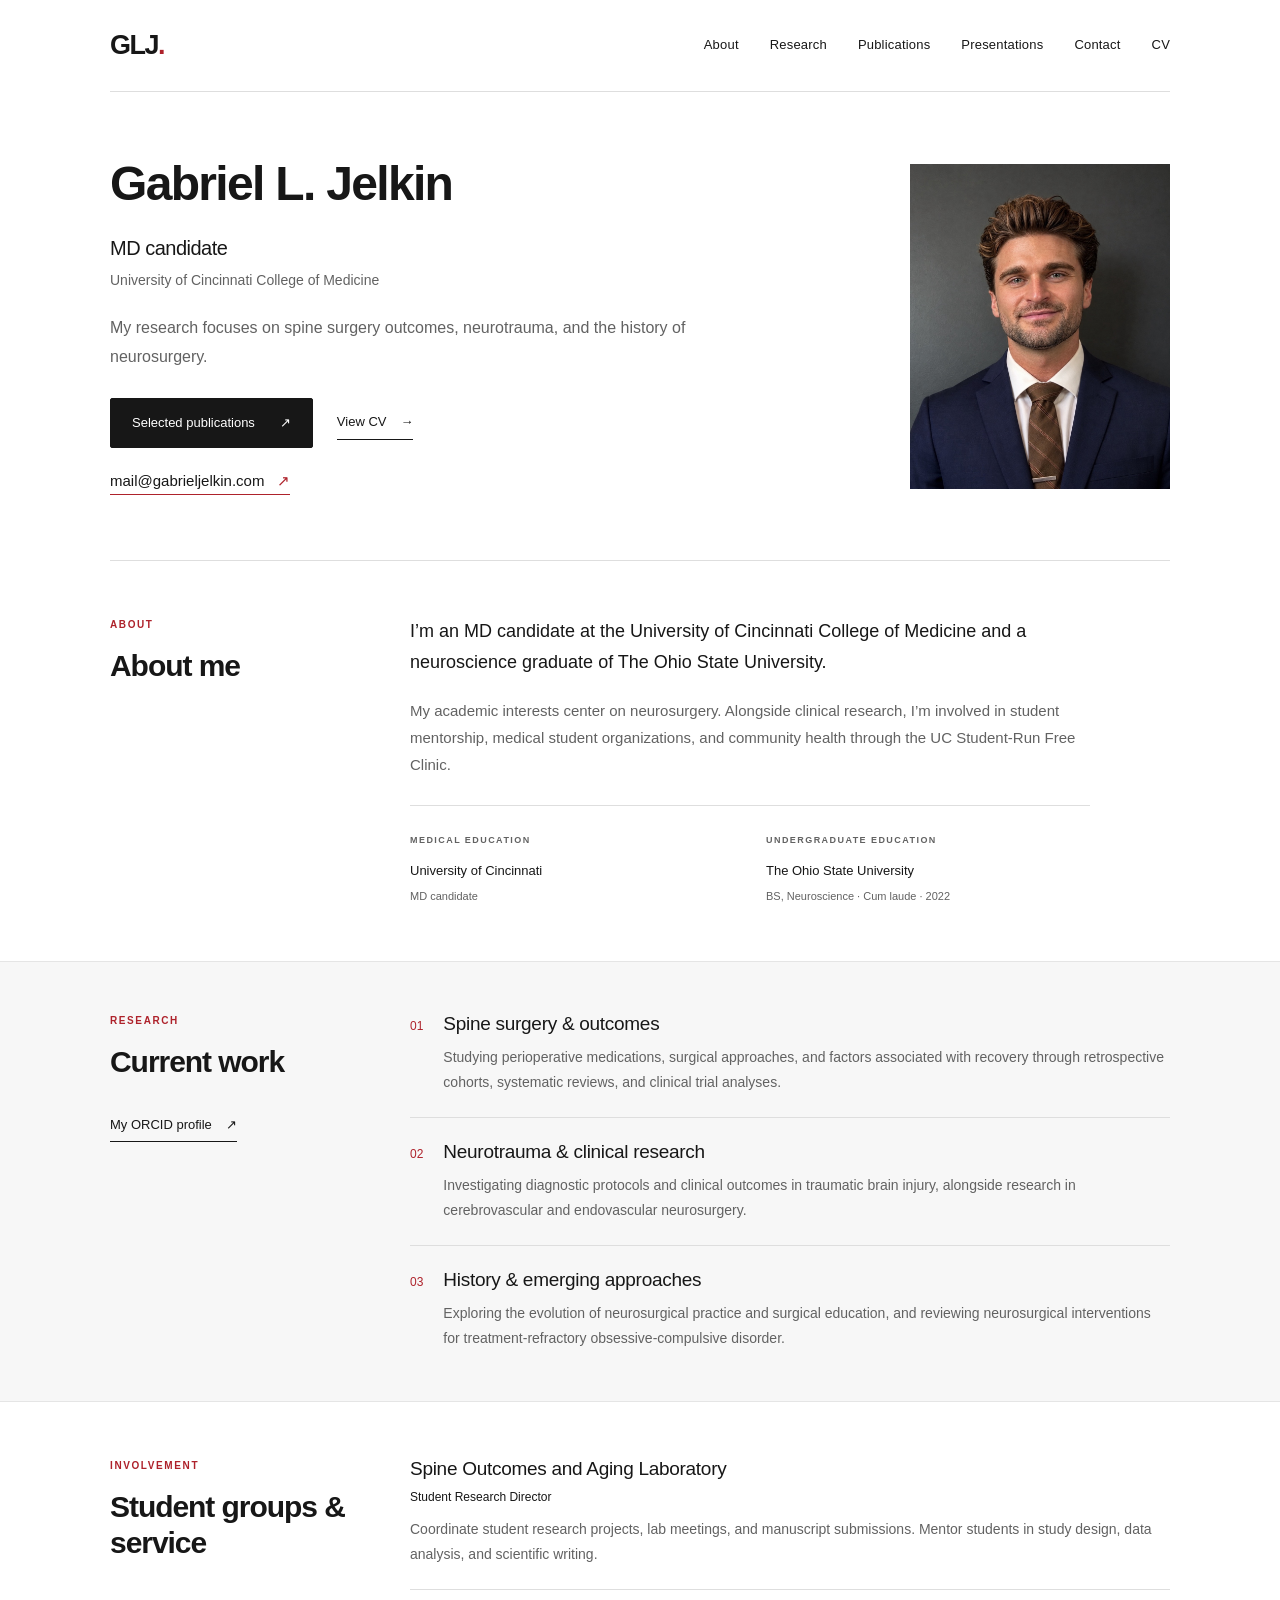
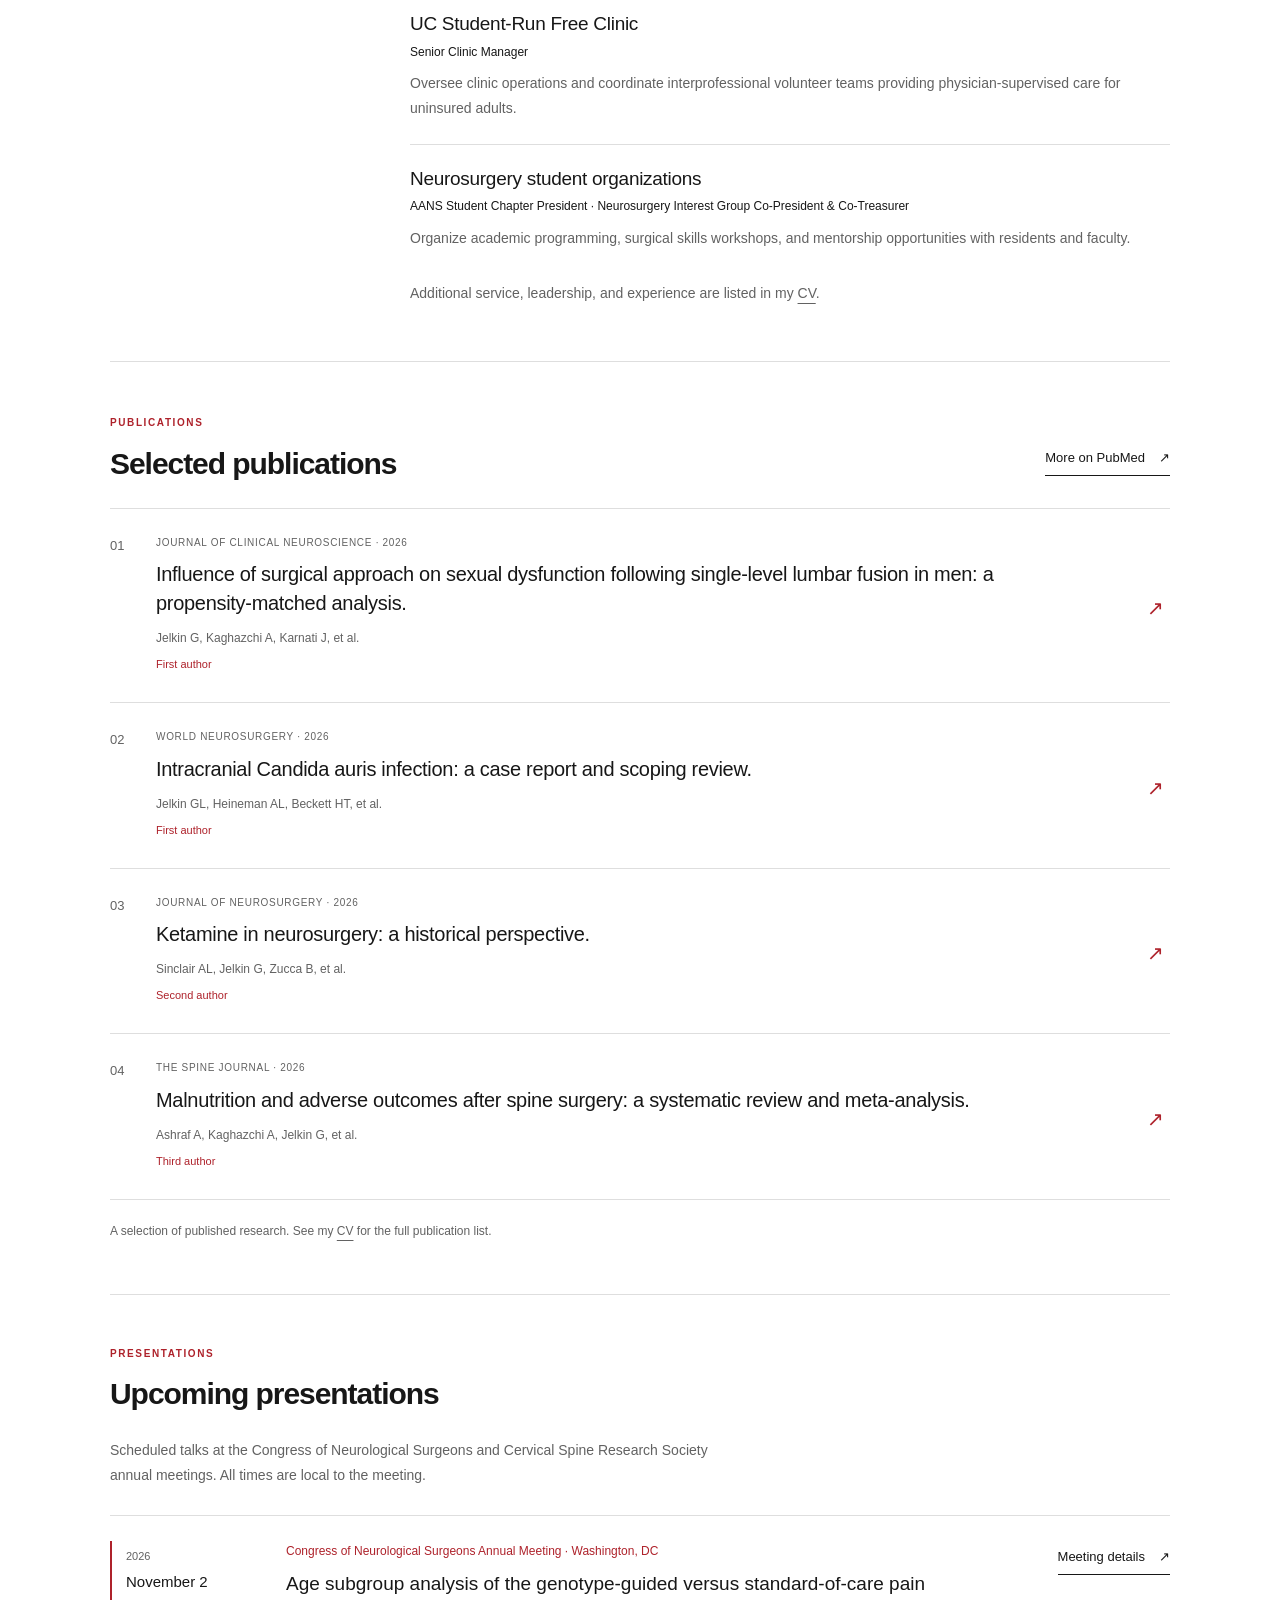
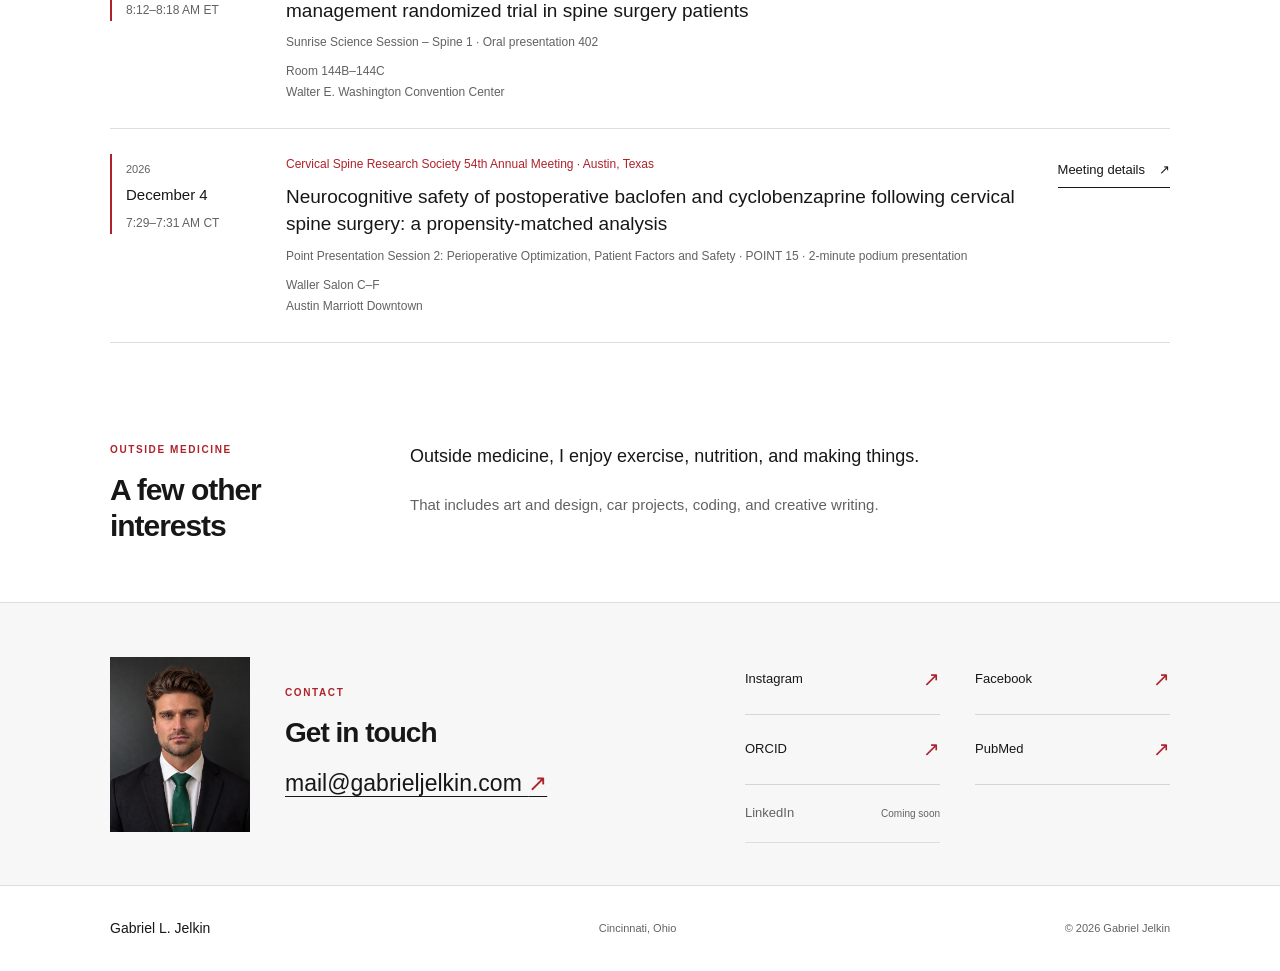
<file: index.html>
<!doctype html>
<html lang="en"><head><meta charset="utf-8"><meta name="viewport" content="width=device-width, initial-scale=1">
<title>Gabriel L. Jelkin | Medical Student &amp; Researcher</title><meta name="description" content="Gabriel L. Jelkin is a medical student at the University of Cincinnati College of Medicine, with research interests in neurosurgery and spine outcomes.">
<meta name="theme-color" content="#ffffff"><meta property="og:type" content="website"><meta property="og:title" content="Gabriel L. Jelkin | Medical Student &amp; Researcher"><meta property="og:description" content="Gabriel L. Jelkin is a medical student at the University of Cincinnati College of Medicine, with research interests in neurosurgery and spine outcomes.">
<link rel="canonical" href="https://gabrieljelkin.com/"><meta property="og:url" content="https://gabrieljelkin.com/"><meta property="og:image" content="https://gabrieljelkin.com/assets/headshot.jpg?v=20261008"><meta property="og:image:alt" content="Gabriel Jelkin"><meta name="author" content="Gabriel L. Jelkin">
<link rel="icon" href="assets/favicon.svg" type="image/svg+xml"><link rel="stylesheet" href="styles.css"></head><body>
<a class="skip-link" href="#main">Skip to content</a><header class="site-header wrap"><a class="wordmark" href="index.html" aria-label="Gabriel Jelkin home">GLJ<span>.</span></a>
<nav aria-label="Main navigation"><a href="#about">About</a><a href="#research">Research</a><a href="#publications">Publications</a><a href="#presentations">Presentations</a><a href="#connect">Contact</a><a href="cv.html" >CV</a></nav></header>
<main id="main">
<section class="hero wrap" aria-labelledby="hero-title">
<div class="hero-copy"><h1 id="hero-title">Gabriel L. Jelkin</h1>
<p class="hero-role">MD candidate</p><p class="hero-school">University of Cincinnati College of Medicine</p>
<p class="hero-intro">My research focuses on spine surgery outcomes, neurotrauma, and the history of neurosurgery.</p>
<div class="hero-actions"><a class="button" href="#publications">Selected publications <span aria-hidden="true">↗</span></a><a class="text-link" href="cv.html">View CV <span aria-hidden="true">→</span></a></div><a class="hero-email" href="mailto:mail@gabrieljelkin.com">mail@gabrieljelkin.com <span aria-hidden="true">↗</span></a></div>
<figure class="portrait"><img src="assets/headshot.jpg?v=20261008" alt="Gabriel Jelkin wearing a navy suit" width="1032" height="1280" fetchpriority="high"></figure>
</section>
<section id="about" class="about section wrap" aria-labelledby="about-title"><div class="section-label"><span class="section-index">ABOUT</span><h2 id="about-title">About me</h2></div>
<div class="section-body"><p class="lead">I’m an MD candidate at the University of Cincinnati College of Medicine and a neuroscience graduate of The Ohio State University.</p>
<p>My academic interests center on neurosurgery. Alongside clinical research, I’m involved in student mentorship, medical student organizations, and community health through the UC Student-Run Free Clinic.</p>

<div class="education"><div><span class="small-label">Medical education</span><strong>University of Cincinnati</strong><span>MD candidate</span></div><div><span class="small-label">Undergraduate education</span><strong>The Ohio State University</strong><span>BS, Neuroscience · Cum laude · 2022</span></div></div></div></section>
<section id="research" class="research-band" aria-labelledby="research-title"><div class="section wrap"><div class="section-label"><span class="section-index">RESEARCH</span><h2 id="research-title">Current work</h2><a class="text-link" href="https://orcid.org/0009-0005-4633-8423" target="_blank" rel="noopener noreferrer">My ORCID profile <span aria-hidden="true">↗</span><span class="sr-only"> (opens in a new tab)</span></a></div>
<div class="research-topics"><article><span class="topic-number">01</span><div><h3>Spine surgery &amp; outcomes</h3><p>Studying perioperative medications, surgical approaches, and factors associated with recovery through retrospective cohorts, systematic reviews, and clinical trial analyses.</p></div></article>
<article><span class="topic-number">02</span><div><h3>Neurotrauma &amp; clinical research</h3><p>Investigating diagnostic protocols and clinical outcomes in traumatic brain injury, alongside research in cerebrovascular and endovascular neurosurgery.</p></div></article>
<article><span class="topic-number">03</span><div><h3>History &amp; emerging approaches</h3><p>Exploring the evolution of neurosurgical practice and surgical education, and reviewing neurosurgical interventions for treatment-refractory obsessive-compulsive disorder.</p></div></article></div></div></section>
<section id="involvement" class="section involvement wrap" aria-labelledby="involvement-title"><div class="section-label"><span class="section-index">INVOLVEMENT</span><h2 id="involvement-title">Student groups &amp; service</h2></div><div class="research-topics">
<article><div><h3>Spine Outcomes and Aging Laboratory</h3><p class="role-label">Student Research Director</p><p>Coordinate student research projects, lab meetings, and manuscript submissions. Mentor students in study design, data analysis, and scientific writing.</p></div></article>
<article><div><h3>UC Student-Run Free Clinic</h3><p class="role-label">Senior Clinic Manager</p><p>Oversee clinic operations and coordinate interprofessional volunteer teams providing physician-supervised care for uninsured adults.</p></div></article>
<article><div><h3>Neurosurgery student organizations</h3><p class="role-label">AANS Student Chapter President · Neurosurgery Interest Group Co-President &amp; Co-Treasurer</p><p>Organize academic programming, surgical skills workshops, and mentorship opportunities with residents and faculty.</p></div></article>
<p class="publication-note">Additional service, leadership, and experience are listed in my <a href="cv.html">CV</a>.</p></div></section>
<section id="publications" class="publications wrap" aria-labelledby="publications-title"><div class="section-heading"><div><span class="section-index">PUBLICATIONS</span><h2 id="publications-title">Selected publications</h2></div><a class="text-link" href="https://pubmed.ncbi.nlm.nih.gov/?term=Jelkin+G&amp;sort=date&amp;format=abstract&amp;size=50" target="_blank" rel="noopener noreferrer">More on PubMed <span aria-hidden="true">↗</span><span class="sr-only"> (opens in a new tab)</span></a></div><ol class="paper-list"><li class="paper"><span class="paper-number" aria-hidden="true">01</span><div><p class="paper-meta">Journal of Clinical Neuroscience <span>· 2026</span></p><h3><a href="https://doi.org/10.1016/j.jocn.2026.112314" target="_blank" rel="noopener noreferrer">Influence of surgical approach on sexual dysfunction following single-level lumbar fusion in men: a propensity-matched analysis.<span class="sr-only"> (opens in a new tab)</span></a></h3><p class="paper-authors">Jelkin G, Kaghazchi A, Karnati J, et al.</p><span class="paper-kind">First author</span></div><a class="paper-arrow" href="https://doi.org/10.1016/j.jocn.2026.112314" target="_blank" rel="noopener noreferrer" aria-label="Read Influence of surgical approach on sexual dysfunction following single-level lumbar fusion in men: a propensity-matched analysis. (opens in a new tab)">↗</a></li><li class="paper"><span class="paper-number" aria-hidden="true">02</span><div><p class="paper-meta">World Neurosurgery <span>· 2026</span></p><h3><a href="https://pubmed.ncbi.nlm.nih.gov/41485597/" target="_blank" rel="noopener noreferrer">Intracranial Candida auris infection: a case report and scoping review.<span class="sr-only"> (opens in a new tab)</span></a></h3><p class="paper-authors">Jelkin GL, Heineman AL, Beckett HT, et al.</p><span class="paper-kind">First author</span></div><a class="paper-arrow" href="https://pubmed.ncbi.nlm.nih.gov/41485597/" target="_blank" rel="noopener noreferrer" aria-label="Read Intracranial Candida auris infection: a case report and scoping review. (opens in a new tab)">↗</a></li><li class="paper"><span class="paper-number" aria-hidden="true">03</span><div><p class="paper-meta">Journal of Neurosurgery <span>· 2026</span></p><h3><a href="https://pubmed.ncbi.nlm.nih.gov/42497458/" target="_blank" rel="noopener noreferrer">Ketamine in neurosurgery: a historical perspective.<span class="sr-only"> (opens in a new tab)</span></a></h3><p class="paper-authors">Sinclair AL, Jelkin G, Zucca B, et al.</p><span class="paper-kind">Second author</span></div><a class="paper-arrow" href="https://pubmed.ncbi.nlm.nih.gov/42497458/" target="_blank" rel="noopener noreferrer" aria-label="Read Ketamine in neurosurgery: a historical perspective. (opens in a new tab)">↗</a></li><li class="paper"><span class="paper-number" aria-hidden="true">04</span><div><p class="paper-meta">The Spine Journal <span>· 2026</span></p><h3><a href="https://pubmed.ncbi.nlm.nih.gov/42342154/" target="_blank" rel="noopener noreferrer">Malnutrition and adverse outcomes after spine surgery: a systematic review and meta-analysis.<span class="sr-only"> (opens in a new tab)</span></a></h3><p class="paper-authors">Ashraf A, Kaghazchi A, Jelkin G, et al.</p><span class="paper-kind">Third author</span></div><a class="paper-arrow" href="https://pubmed.ncbi.nlm.nih.gov/42342154/" target="_blank" rel="noopener noreferrer" aria-label="Read Malnutrition and adverse outcomes after spine surgery: a systematic review and meta-analysis. (opens in a new tab)">↗</a></li></ol><p class="publication-note">A selection of published research. See my <a href="cv.html#peer-reviewed-publications">CV</a> for the full publication list.</p></section>
<section id="presentations" class="presentations wrap" aria-labelledby="presentations-title"><div class="section-heading"><div><span class="section-index">PRESENTATIONS</span><h2 id="presentations-title">Upcoming presentations</h2></div></div>
<p class="section-intro">Scheduled talks at the Congress of Neurological Surgeons and Cervical Spine Research Society annual meetings. All times are local to the meeting.</p>
<div class="event-list">
<article class="event"><div class="event-date"><span>2026</span><p><time datetime="2026-11-02">November 2</time></p><p class="event-time">8:12–8:18 AM ET</p></div><div><p class="event-meeting">Congress of Neurological Surgeons Annual Meeting · Washington, DC</p><h3>Age subgroup analysis of the genotype-guided versus standard-of-care pain management randomized trial in spine surgery patients</h3><p class="event-note">Sunrise Science Session – Spine 1 · Oral presentation 402</p><p class="event-note">Room 144B–144C<br>Walter E. Washington Convention Center</p></div><a class="text-link" href="https://www.cns.org/annualmeeting" target="_blank" rel="noopener noreferrer">Meeting details <span aria-hidden="true">↗</span><span class="sr-only"> (opens in a new tab)</span></a></article>
<article class="event"><div class="event-date"><span>2026</span><p><time datetime="2026-12-04">December 4</time></p><p class="event-time">7:29–7:31 AM CT</p></div><div><p class="event-meeting">Cervical Spine Research Society 54th Annual Meeting · Austin, Texas</p><h3>Neurocognitive safety of postoperative baclofen and cyclobenzaprine following cervical spine surgery: a propensity-matched analysis</h3><p class="event-note">Point Presentation Session 2: Perioperative Optimization, Patient Factors and Safety · POINT 15 · 2-minute podium presentation</p><p class="event-note">Waller Salon C–F<br>Austin Marriott Downtown</p></div><a class="text-link" href="https://www.csrs.org/meetings/am26" target="_blank" rel="noopener noreferrer">Meeting details <span aria-hidden="true">↗</span><span class="sr-only"> (opens in a new tab)</span></a></article>
</div></section>
<section class="beyond section wrap" aria-labelledby="beyond-title"><div class="section-label"><span class="section-index">OUTSIDE MEDICINE</span><h2 id="beyond-title">A few other interests</h2></div><div class="section-body"><p class="lead">Outside medicine, I enjoy exercise, nutrition, and making things.</p><p>That includes art and design, car projects, coding, and creative writing.</p></div></section>
<section id="connect" class="connect-band" aria-labelledby="connect-title"><div class="wrap connect"><img class="contact-portrait" src="assets/headshot-green-tie.jpg?v=20261008" alt="Gabriel Jelkin wearing a dark suit and green tie" width="1032" height="1280" loading="lazy"><div><span class="section-index">CONTACT</span><h2 id="connect-title">Get in touch</h2><a class="contact-email" href="mailto:mail@gabrieljelkin.com">mail@gabrieljelkin.com <span aria-hidden="true">↗</span></a></div><div class="social-links"><a href="https://www.instagram.com/gljelkin" target="_blank" rel="noopener noreferrer">Instagram <span aria-hidden="true">↗</span><span class="sr-only"> (opens in a new tab)</span></a><a href="https://www.facebook.com/gljelkin" target="_blank" rel="noopener noreferrer">Facebook <span aria-hidden="true">↗</span><span class="sr-only"> (opens in a new tab)</span></a><a href="https://orcid.org/0009-0005-4633-8423" target="_blank" rel="noopener noreferrer">ORCID <span aria-hidden="true">↗</span><span class="sr-only"> (opens in a new tab)</span></a><a href="https://pubmed.ncbi.nlm.nih.gov/?term=Jelkin+G&amp;sort=date&amp;format=abstract&amp;size=50" target="_blank" rel="noopener noreferrer">PubMed <span aria-hidden="true">↗</span><span class="sr-only"> (opens in a new tab)</span></a><span class="social-placeholder">LinkedIn <span>Coming soon</span></span></div></div></section>
</main><footer class="site-footer wrap"><a href="index.html" class="footer-name">Gabriel L. Jelkin</a><span>Cincinnati, Ohio</span><span>© 2026 Gabriel Jelkin</span></footer><script src="site.js" defer></script></body></html>
</file>
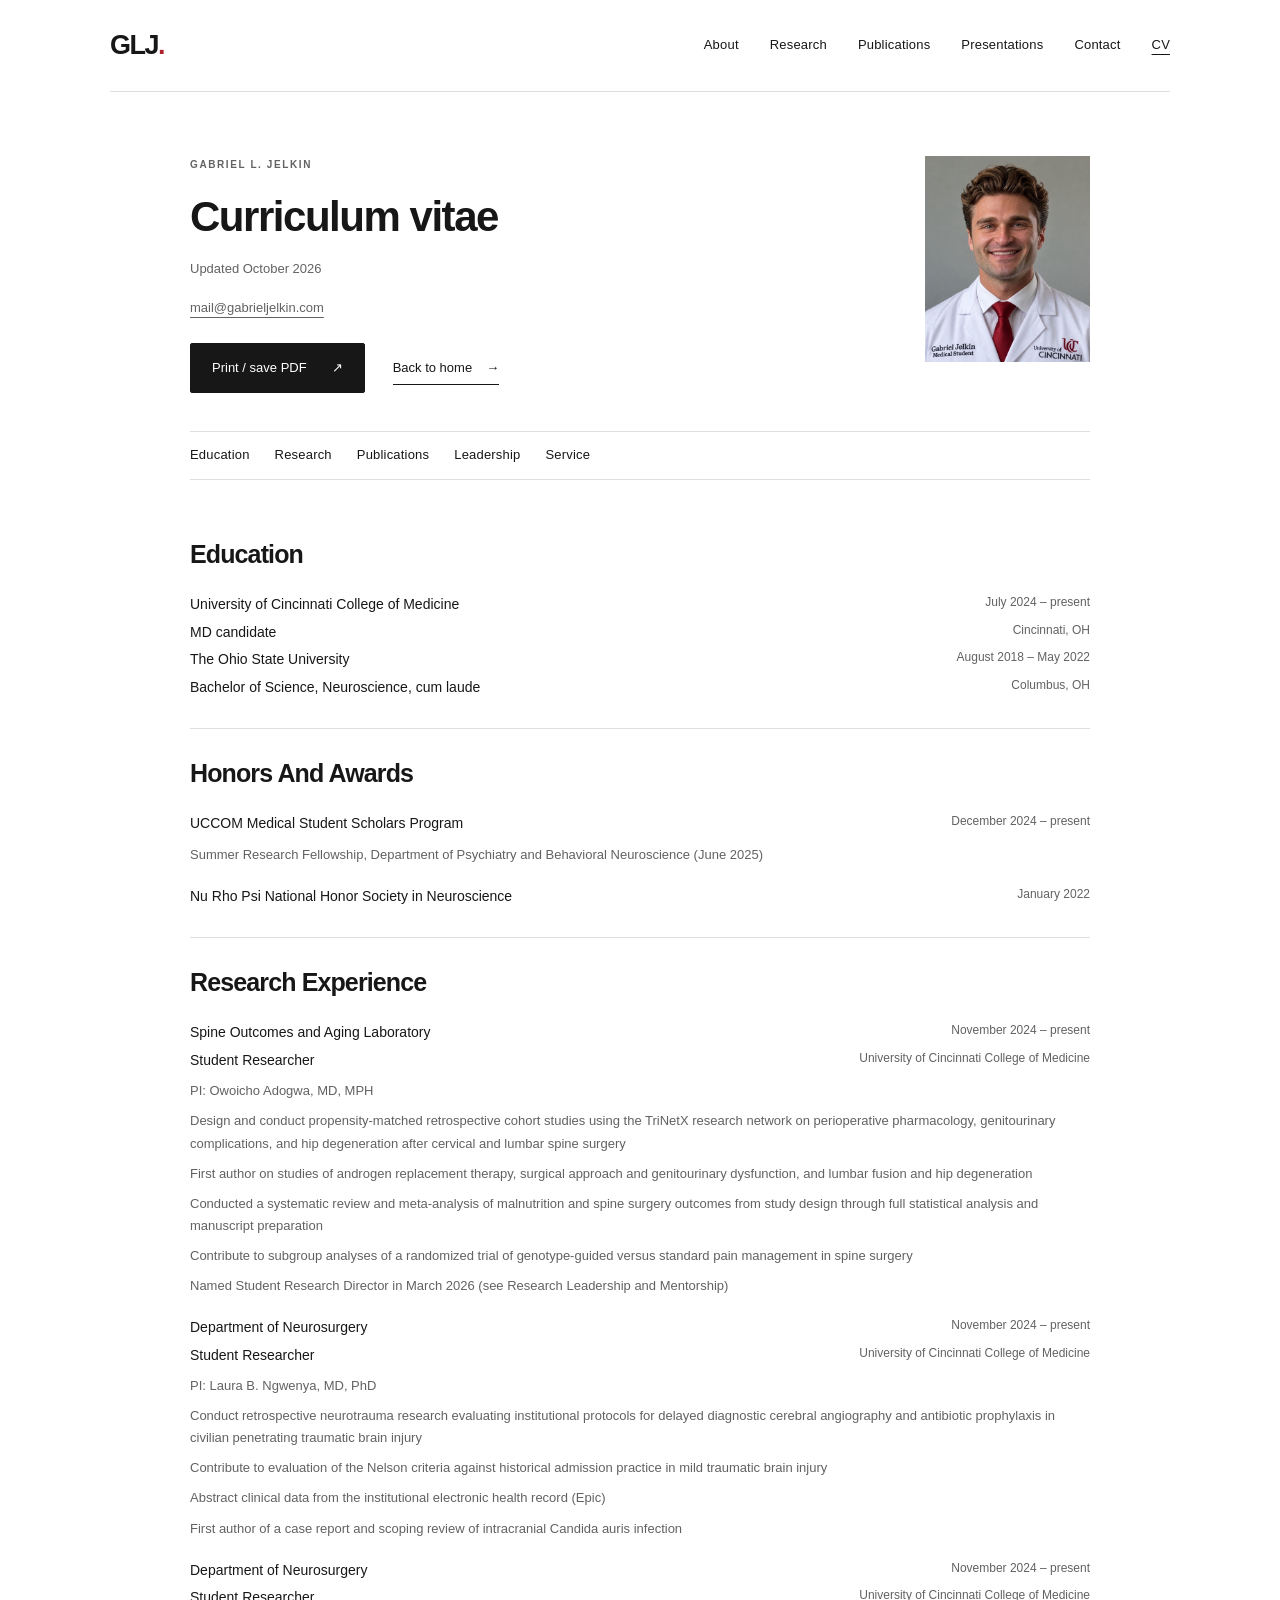
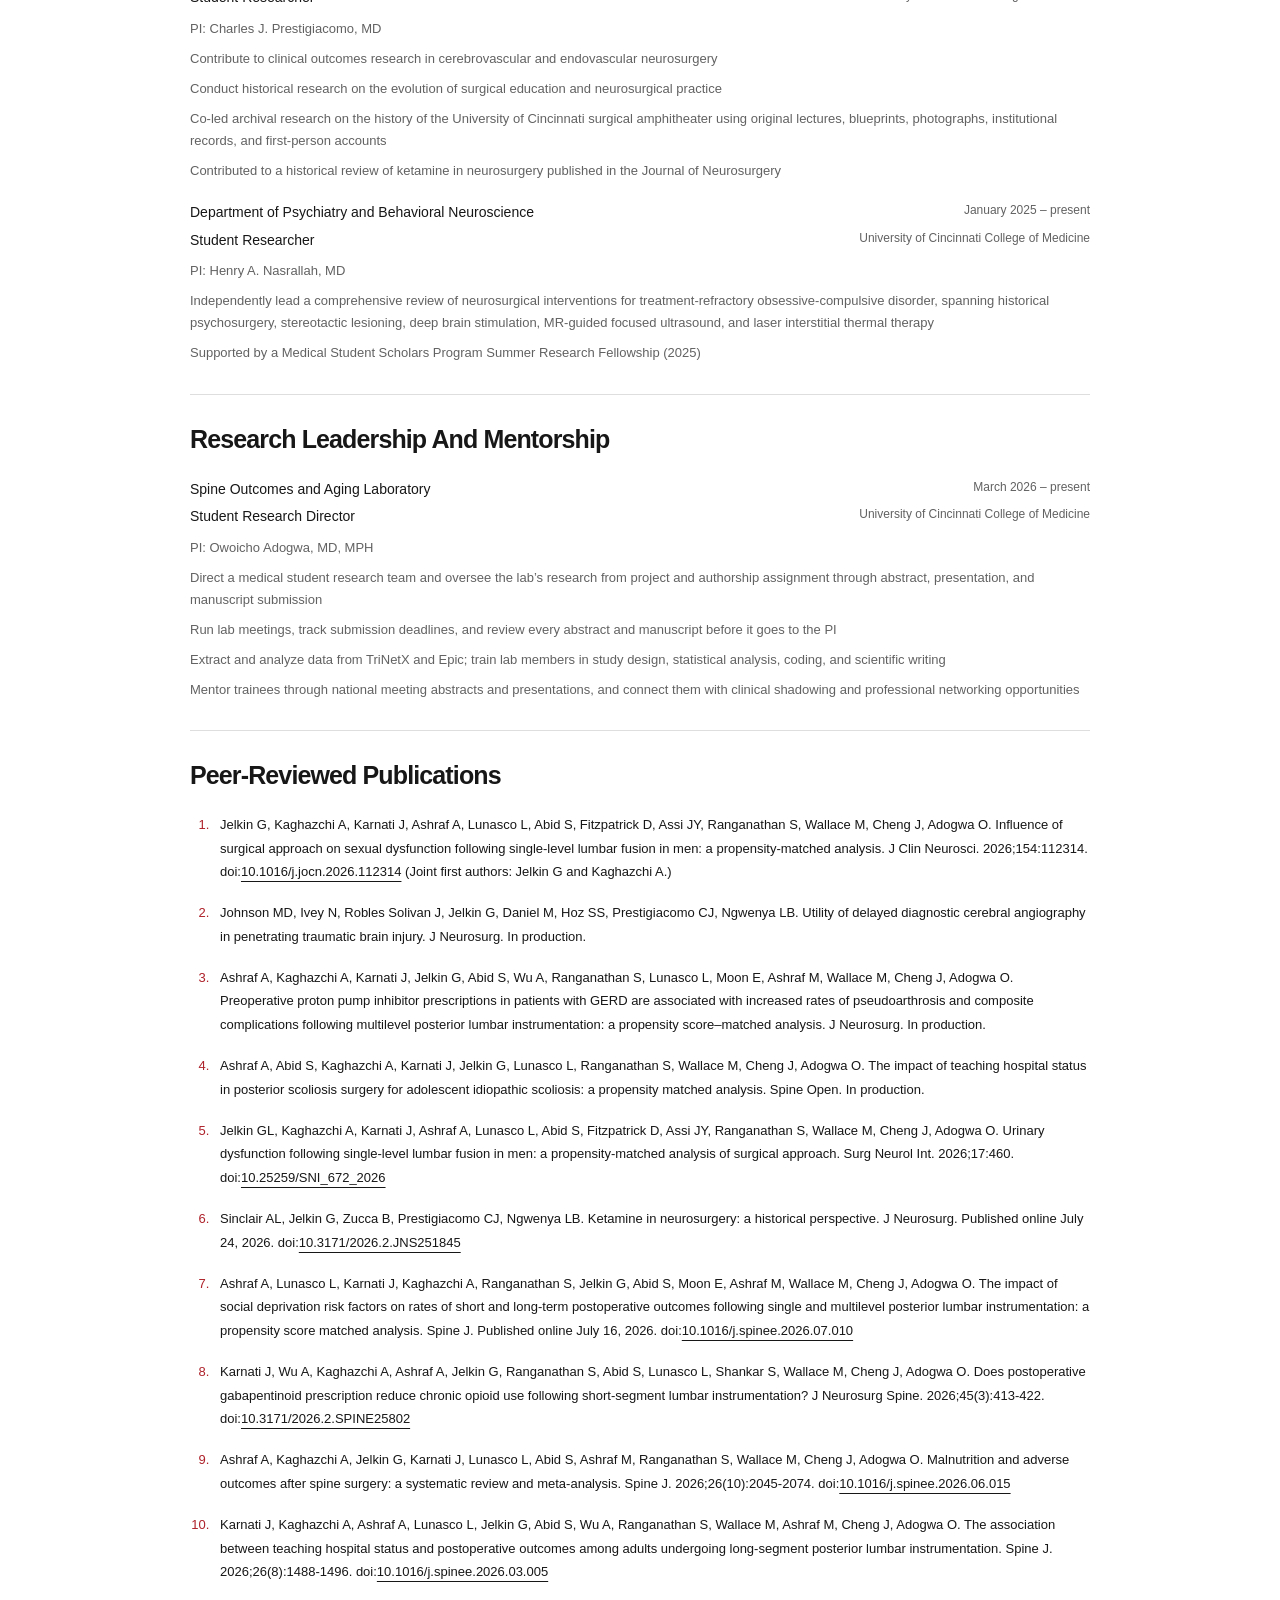
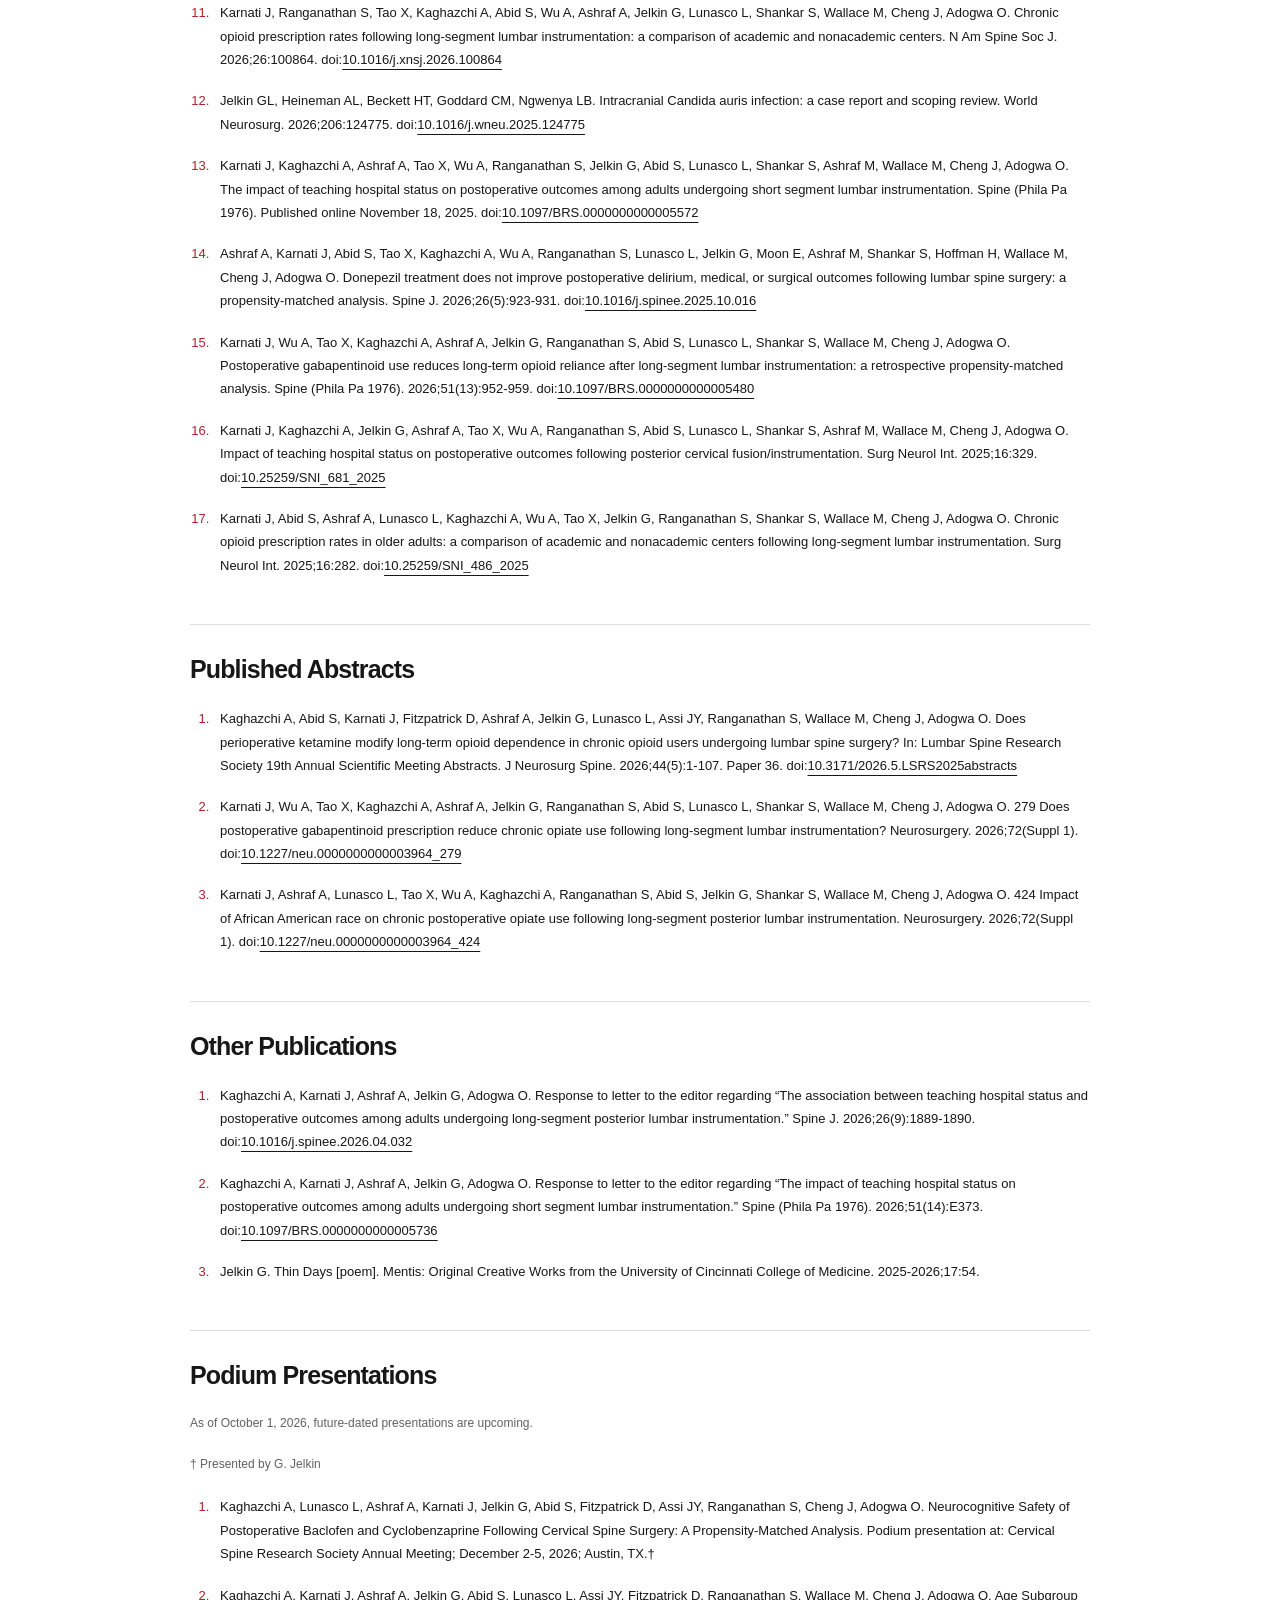
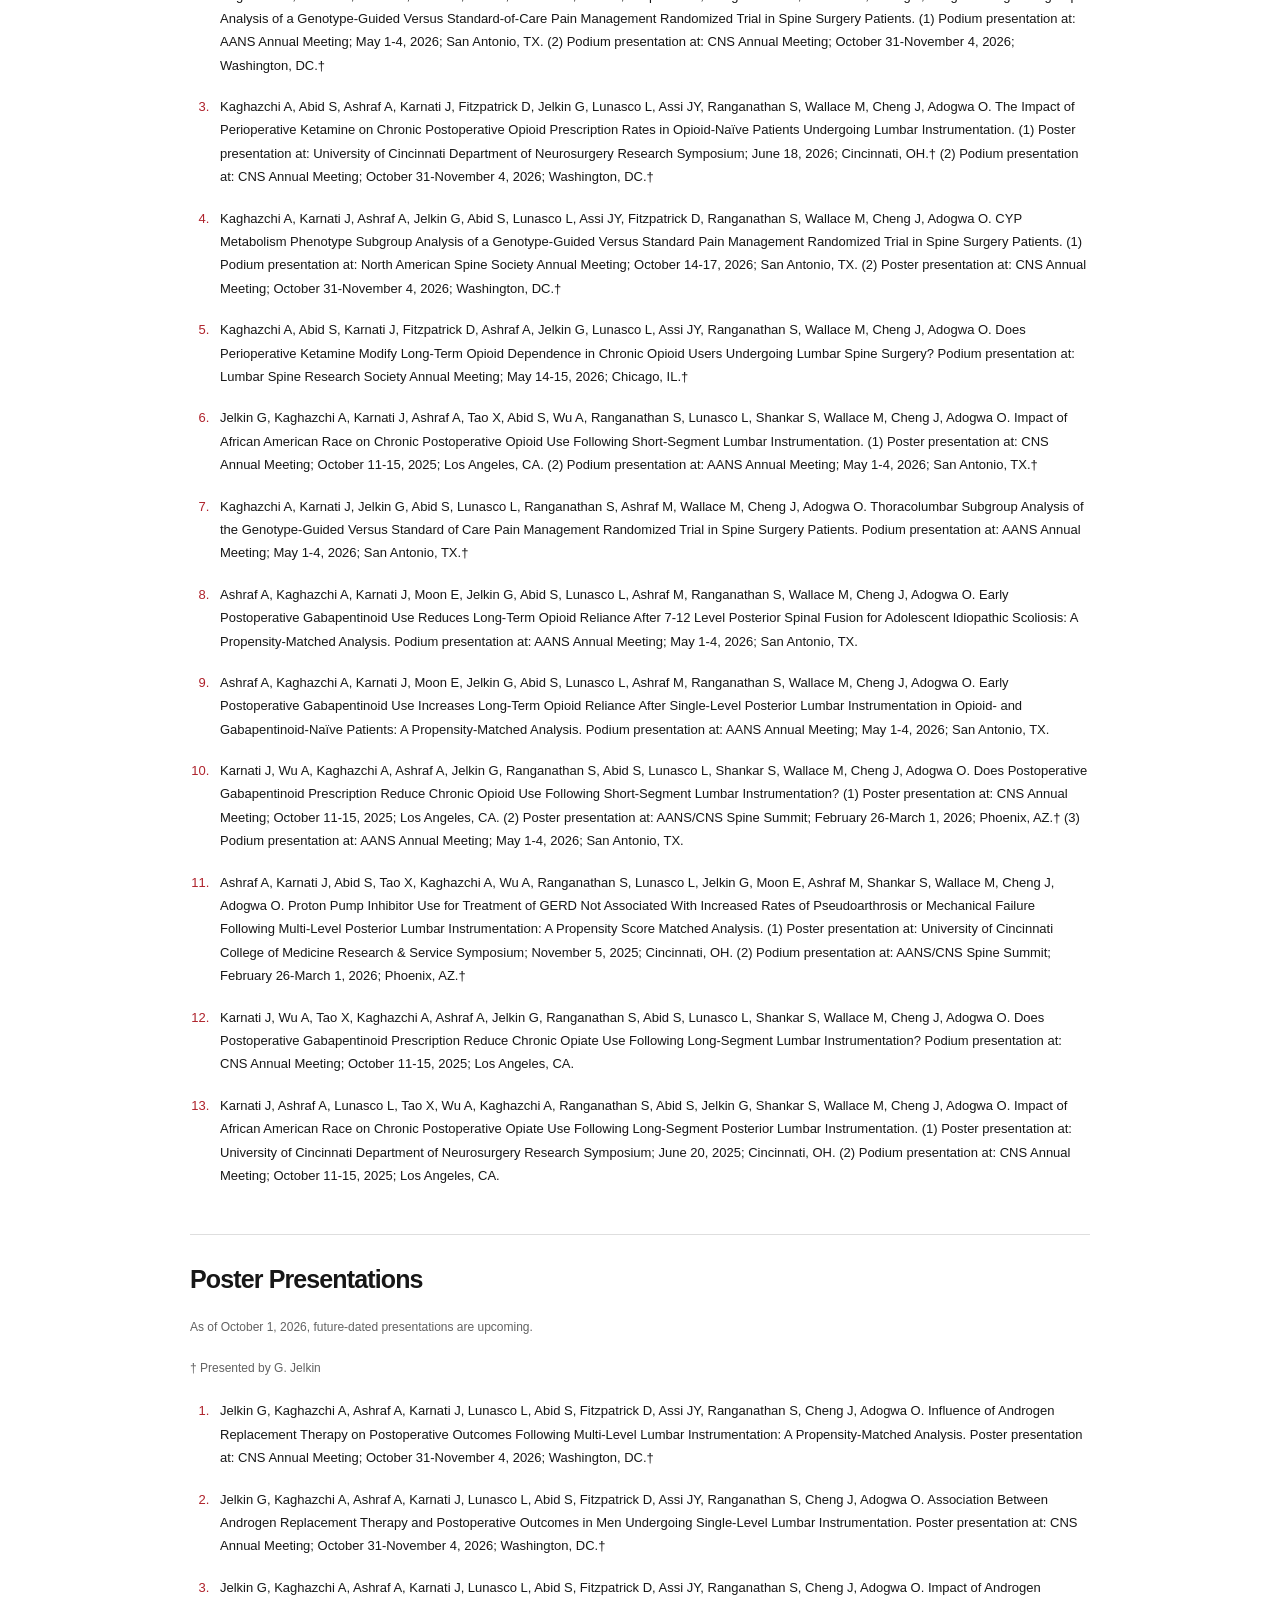
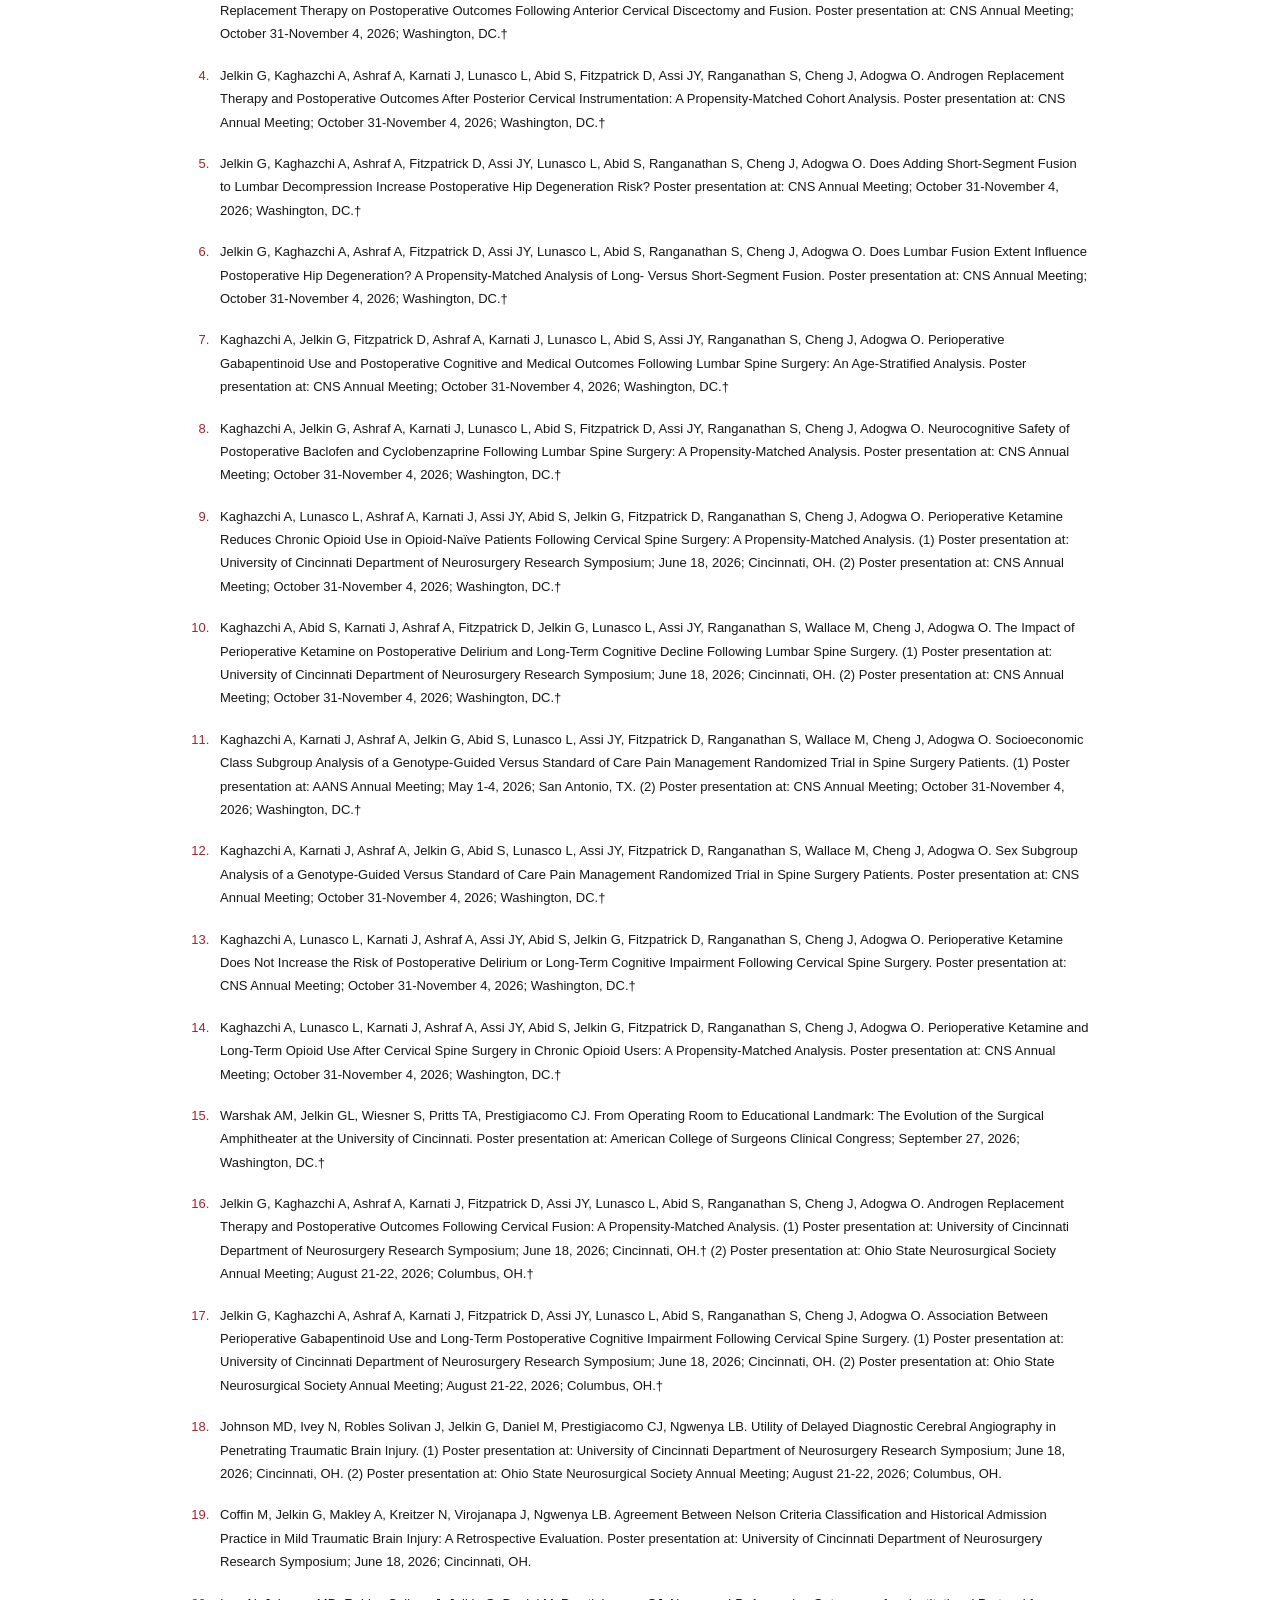
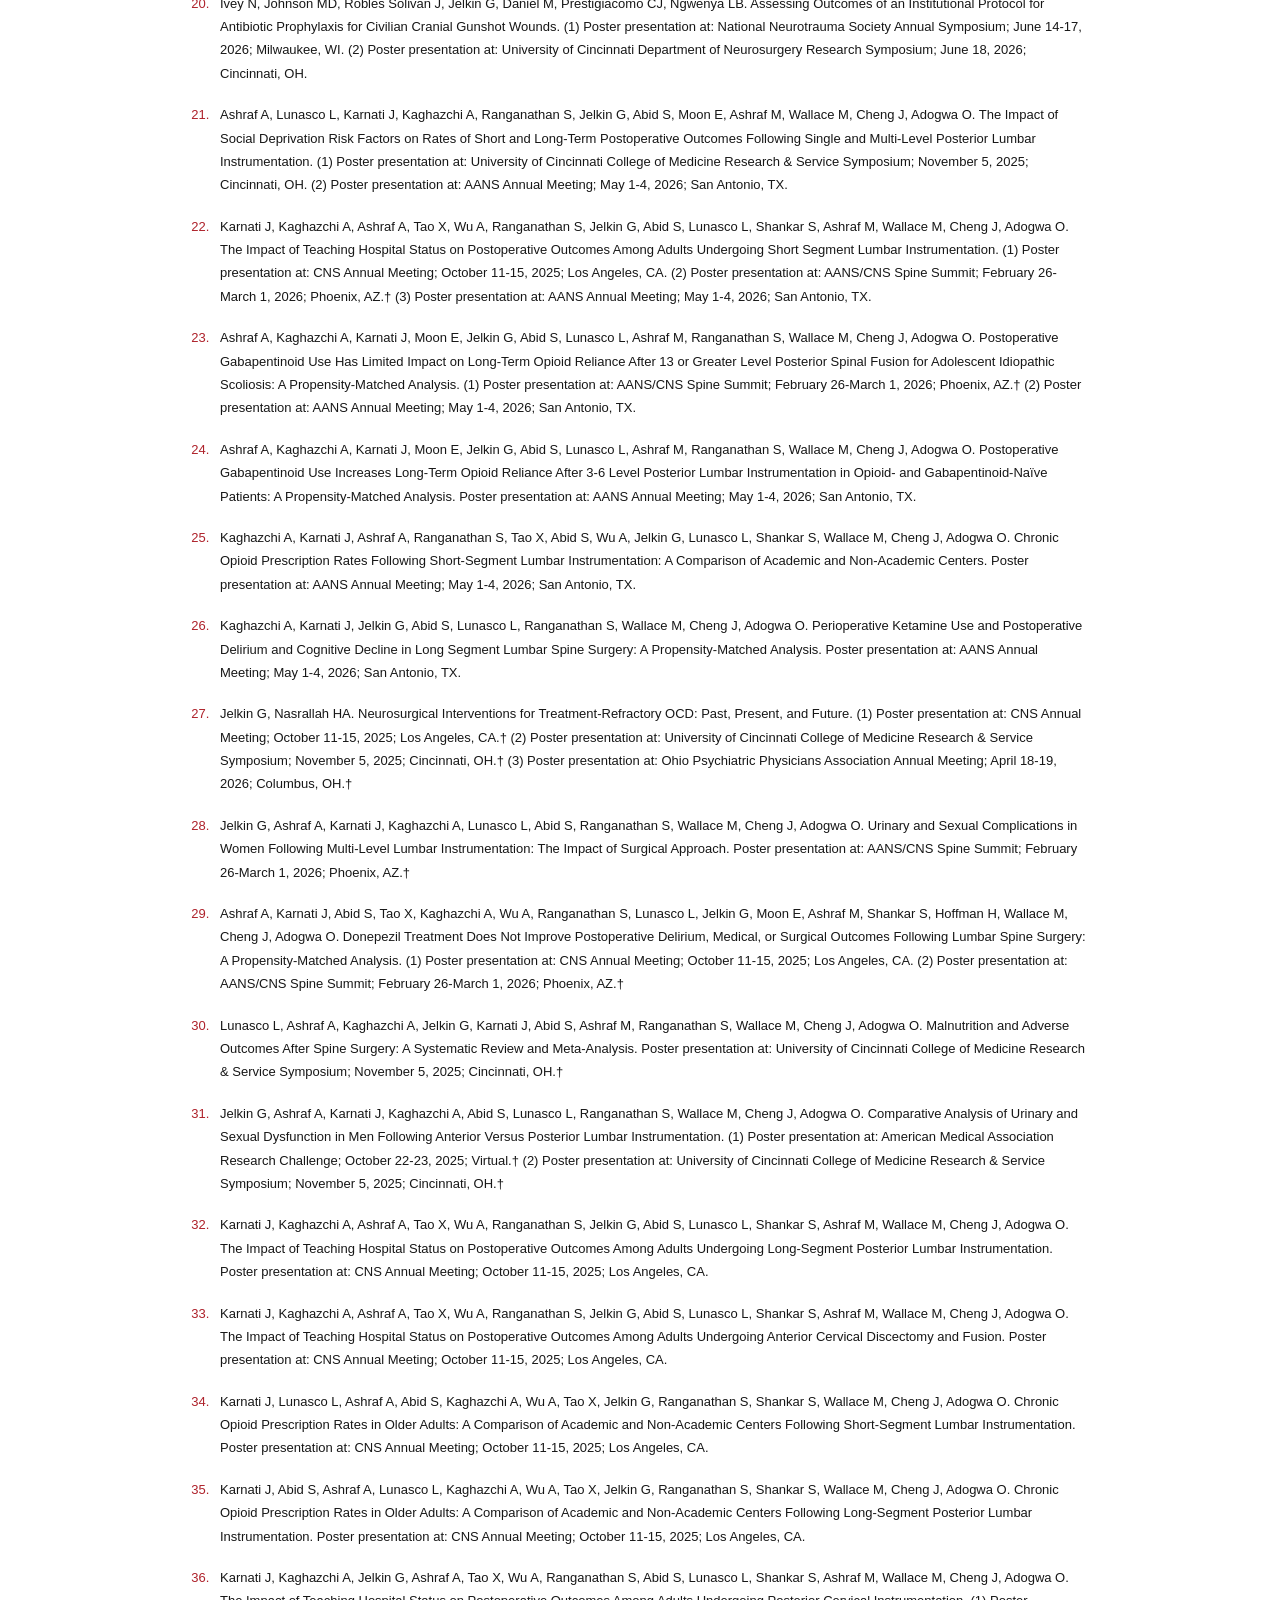
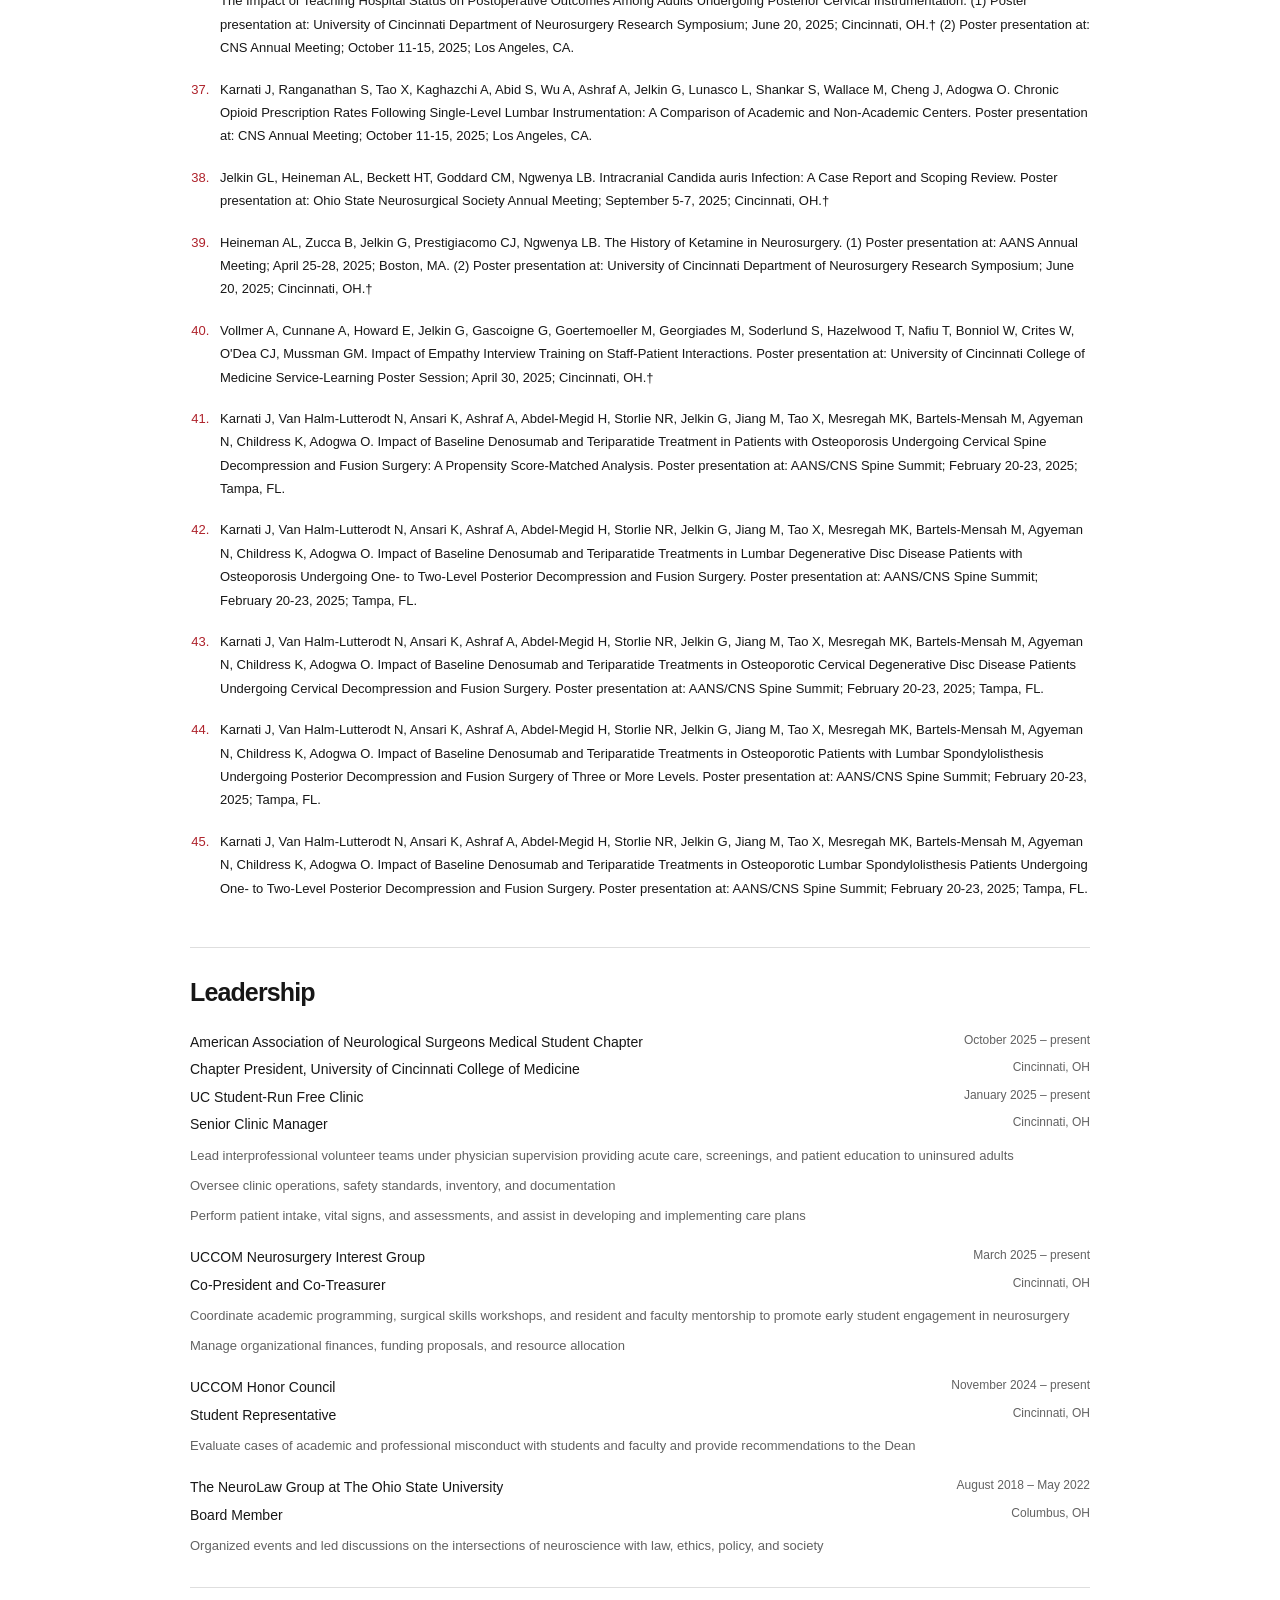
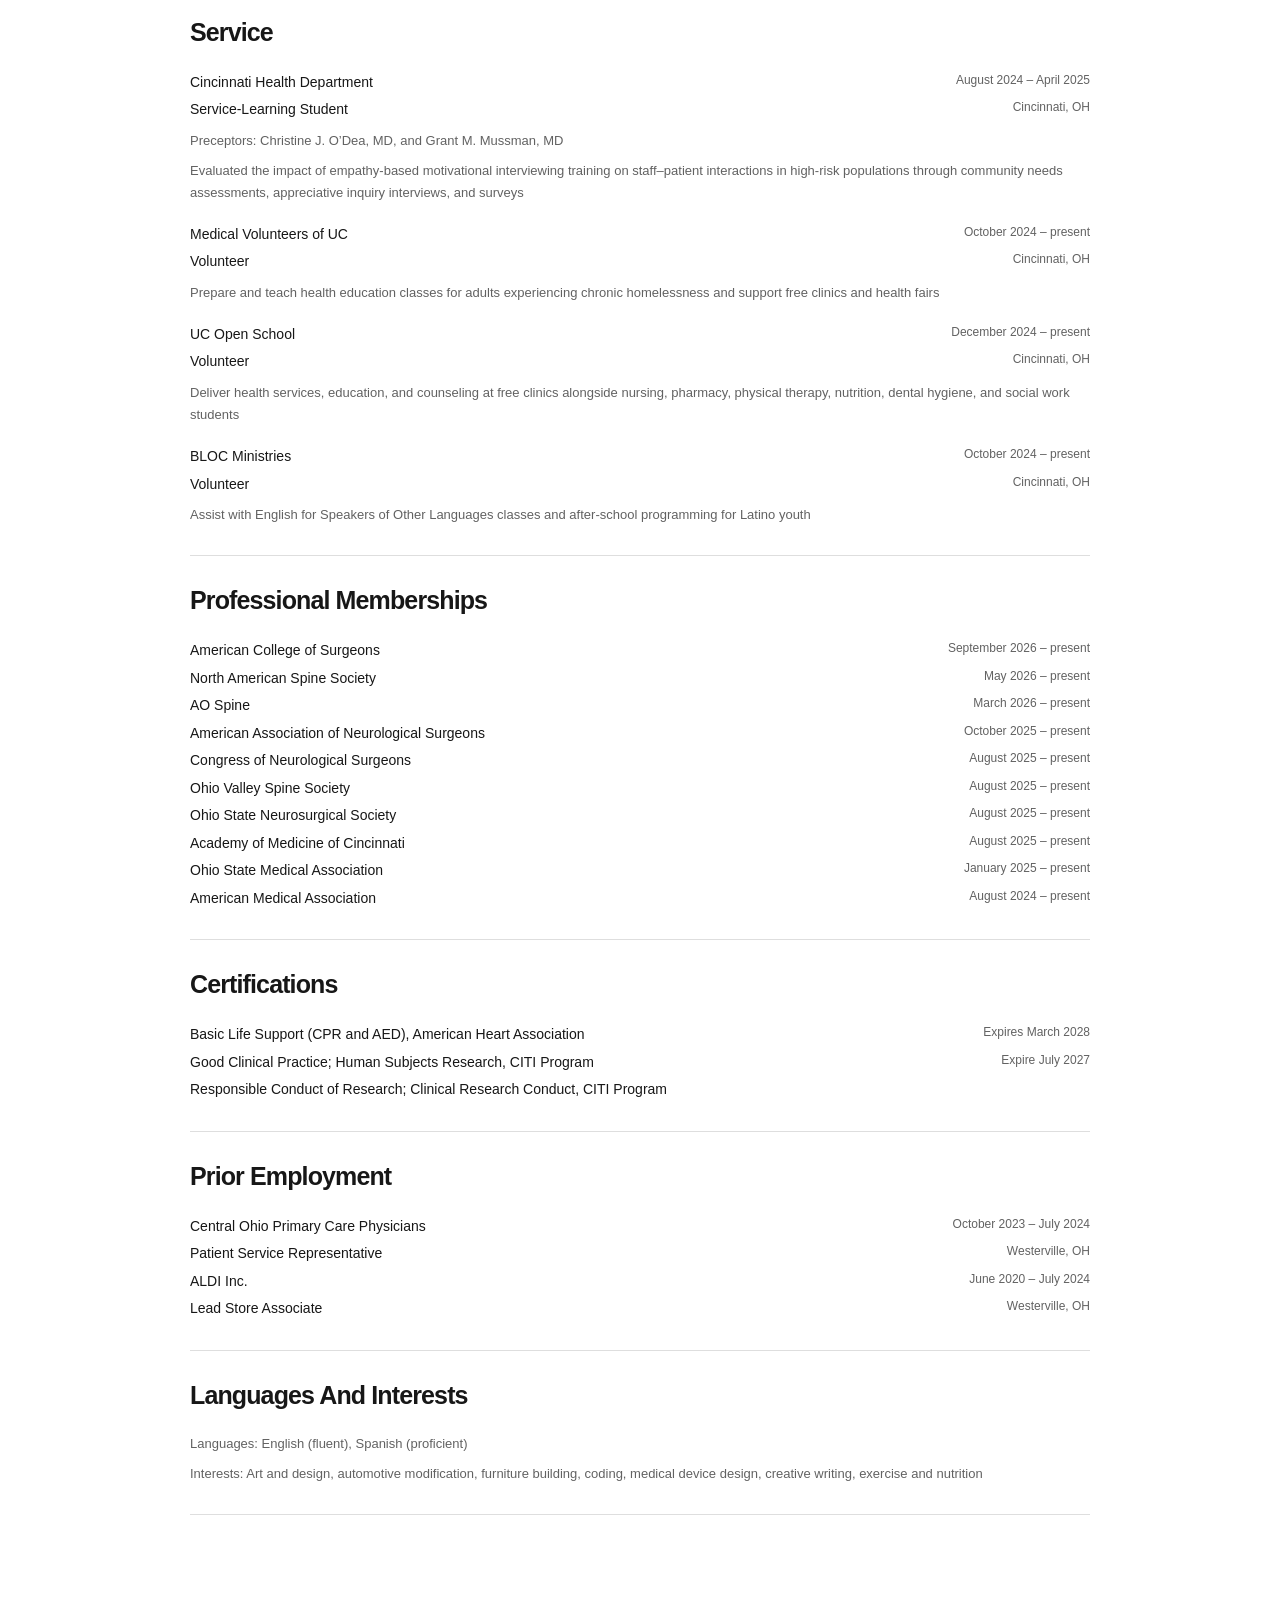
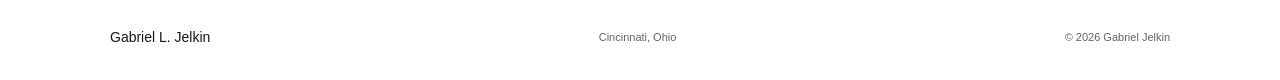
<file: cv.html>
<!doctype html>
<html lang="en"><head><meta charset="utf-8"><meta name="viewport" content="width=device-width, initial-scale=1">
<title>Curriculum Vitae | Gabriel L. Jelkin</title><meta name="description" content="Education, research, publications, leadership, and service of Gabriel L. Jelkin, University of Cincinnati College of Medicine.">
<meta name="theme-color" content="#ffffff"><meta property="og:type" content="website"><meta property="og:title" content="Curriculum Vitae | Gabriel L. Jelkin"><meta property="og:description" content="Education, research, publications, leadership, and service of Gabriel L. Jelkin, University of Cincinnati College of Medicine.">
<link rel="canonical" href="https://gabrieljelkin.com/cv.html"><meta property="og:url" content="https://gabrieljelkin.com/cv.html"><meta property="og:image" content="https://gabrieljelkin.com/assets/headshot.jpg?v=20261008"><meta property="og:image:alt" content="Gabriel Jelkin"><meta name="author" content="Gabriel L. Jelkin">
<link rel="icon" href="assets/favicon.svg" type="image/svg+xml"><link rel="stylesheet" href="styles.css"></head><body>
<a class="skip-link" href="#main">Skip to content</a><header class="site-header wrap"><a class="wordmark" href="index.html" aria-label="Gabriel Jelkin home">GLJ<span>.</span></a>
<nav aria-label="Main navigation"><a href="index.html#about">About</a><a href="index.html#research">Research</a><a href="index.html#publications">Publications</a><a href="index.html#presentations">Presentations</a><a href="index.html#connect">Contact</a><a href="cv.html" aria-current="page">CV</a></nav></header><main id="main" class="cv-main wrap"><div class="cv-heading"><div class="cv-heading-copy"><p class="eyebrow">Gabriel L. Jelkin</p><h1>Curriculum vitae</h1><p>Updated October 2026</p><p><a href="mailto:mail@gabrieljelkin.com">mail@gabrieljelkin.com</a></p><div class="cv-actions"><button class="button" type="button" id="print-cv">Print / save PDF <span aria-hidden="true">↗</span></button><a class="text-link" href="index.html">Back to home <span aria-hidden="true">→</span></a></div></div><img class="cv-portrait" src="assets/headshot-white-coat.jpg?v=20261008" alt="Gabriel Jelkin wearing his University of Cincinnati medical student white coat" width="951" height="1280"></div><nav class="cv-nav" aria-label="CV sections"><a href="#education">Education</a><a href="#research-experience">Research</a><a href="#peer-reviewed-publications">Publications</a><a href="#leadership">Leadership</a><a href="#service">Service</a></nav><section class="cv-section" id="education"><h2>Education</h2><p class="cv-row"><span>University of Cincinnati College of Medicine</span><span>July 2024 – present</span></p><p class="cv-row"><span>MD candidate</span><span>Cincinnati, OH</span></p><p class="cv-row"><span>The Ohio State University</span><span>August 2018 – May 2022</span></p><p class="cv-row"><span>Bachelor of Science, Neuroscience, cum laude</span><span>Columbus, OH</span></p></section><section class="cv-section" id="honors-and-awards"><h2>Honors And Awards</h2><p class="cv-row"><span>UCCOM Medical Student Scholars Program</span><span>December 2024 – present</span></p><p class="cv-detail">Summer Research Fellowship, Department of Psychiatry and Behavioral Neuroscience (June 2025)</p><p class="cv-row"><span>Nu Rho Psi National Honor Society in Neuroscience</span><span>January 2022</span></p></section><section class="cv-section" id="research-experience"><h2>Research Experience</h2><p class="cv-row"><span>Spine Outcomes and Aging Laboratory</span><span>November 2024 – present</span></p><p class="cv-row"><span>Student Researcher</span><span>University of Cincinnati College of Medicine</span></p><p class="cv-detail">PI: Owoicho Adogwa, MD, MPH</p><p class="cv-detail">Design and conduct propensity-matched retrospective cohort studies using the TriNetX research network on perioperative pharmacology, genitourinary complications, and hip degeneration after cervical and lumbar spine surgery</p><p class="cv-detail">First author on studies of androgen replacement therapy, surgical approach and genitourinary dysfunction, and lumbar fusion and hip degeneration</p><p class="cv-detail">Conducted a systematic review and meta-analysis of malnutrition and spine surgery outcomes from study design through full statistical analysis and manuscript preparation</p><p class="cv-detail">Contribute to subgroup analyses of a randomized trial of genotype-guided versus standard pain management in spine surgery</p><p class="cv-detail">Named Student Research Director in March 2026 (see Research Leadership and Mentorship)</p><p class="cv-row"><span>Department of Neurosurgery</span><span>November 2024 – present</span></p><p class="cv-row"><span>Student Researcher</span><span>University of Cincinnati College of Medicine</span></p><p class="cv-detail">PI: Laura B. Ngwenya, MD, PhD</p><p class="cv-detail">Conduct retrospective neurotrauma research evaluating institutional protocols for delayed diagnostic cerebral angiography and antibiotic prophylaxis in civilian penetrating traumatic brain injury</p><p class="cv-detail">Contribute to evaluation of the Nelson criteria against historical admission practice in mild traumatic brain injury</p><p class="cv-detail">Abstract clinical data from the institutional electronic health record (Epic)</p><p class="cv-detail">First author of a case report and scoping review of intracranial Candida auris infection</p><p class="cv-row"><span>Department of Neurosurgery</span><span>November 2024 – present</span></p><p class="cv-row"><span>Student Researcher</span><span>University of Cincinnati College of Medicine</span></p><p class="cv-detail">PI: Charles J. Prestigiacomo, MD</p><p class="cv-detail">Contribute to clinical outcomes research in cerebrovascular and endovascular neurosurgery</p><p class="cv-detail">Conduct historical research on the evolution of surgical education and neurosurgical practice</p><p class="cv-detail">Co-led archival research on the history of the University of Cincinnati surgical amphitheater using original lectures, blueprints, photographs, institutional records, and first-person accounts</p><p class="cv-detail">Contributed to a historical review of ketamine in neurosurgery published in the Journal of Neurosurgery</p><p class="cv-row"><span>Department of Psychiatry and Behavioral Neuroscience</span><span>January 2025 – present</span></p><p class="cv-row"><span>Student Researcher</span><span>University of Cincinnati College of Medicine</span></p><p class="cv-detail">PI: Henry A. Nasrallah, MD</p><p class="cv-detail">Independently lead a comprehensive review of neurosurgical interventions for treatment-refractory obsessive-compulsive disorder, spanning historical psychosurgery, stereotactic lesioning, deep brain stimulation, MR-guided focused ultrasound, and laser interstitial thermal therapy</p><p class="cv-detail">Supported by a Medical Student Scholars Program Summer Research Fellowship (2025)</p></section><section class="cv-section" id="research-leadership-and-mentorship"><h2>Research Leadership And Mentorship</h2><p class="cv-row"><span>Spine Outcomes and Aging Laboratory</span><span>March 2026 – present</span></p><p class="cv-row"><span>Student Research Director</span><span>University of Cincinnati College of Medicine</span></p><p class="cv-detail">PI: Owoicho Adogwa, MD, MPH</p><p class="cv-detail">Direct a medical student research team and oversee the lab’s research from project and authorship assignment through abstract, presentation, and manuscript submission</p><p class="cv-detail">Run lab meetings, track submission deadlines, and review every abstract and manuscript before it goes to the PI</p><p class="cv-detail">Extract and analyze data from TriNetX and Epic; train lab members in study design, statistical analysis, coding, and scientific writing</p><p class="cv-detail">Mentor trainees through national meeting abstracts and presentations, and connect them with clinical shadowing and professional networking opportunities</p></section><section class="cv-section" id="peer-reviewed-publications"><h2>Peer-Reviewed Publications</h2><ol class="cv-citations"><li>Jelkin G, Kaghazchi A, Karnati J, Ashraf A, Lunasco L, Abid S, Fitzpatrick D, Assi JY, Ranganathan S, Wallace M, Cheng J, Adogwa O. Influence of surgical approach on sexual dysfunction following single-level lumbar fusion in men: a propensity-matched analysis. J Clin Neurosci. 2026;154:112314. doi:<a href="https://doi.org/10.1016/j.jocn.2026.112314" target="_blank" rel="noopener noreferrer">10.1016/j.jocn.2026.112314</a> (Joint first authors: Jelkin G and Kaghazchi A.)</li><li>Johnson MD, Ivey N, Robles Solivan J, Jelkin G, Daniel M, Hoz SS, Prestigiacomo CJ, Ngwenya LB. Utility of delayed diagnostic cerebral angiography in penetrating traumatic brain injury. J Neurosurg. In production.</li><li>Ashraf A, Kaghazchi A, Karnati J, Jelkin G, Abid S, Wu A, Ranganathan S, Lunasco L, Moon E, Ashraf M, Wallace M, Cheng J, Adogwa O. Preoperative proton pump inhibitor prescriptions in patients with GERD are associated with increased rates of pseudoarthrosis and composite complications following multilevel posterior lumbar instrumentation: a propensity score–matched analysis. J Neurosurg. In production.</li><li>Ashraf A, Abid S, Kaghazchi A, Karnati J, Jelkin G, Lunasco L, Ranganathan S, Wallace M, Cheng J, Adogwa O. The impact of teaching hospital status in posterior scoliosis surgery for adolescent idiopathic scoliosis: a propensity matched analysis. Spine Open. In production.</li><li>Jelkin GL, Kaghazchi A, Karnati J, Ashraf A, Lunasco L, Abid S, Fitzpatrick D, Assi JY, Ranganathan S, Wallace M, Cheng J, Adogwa O. Urinary dysfunction following single-level lumbar fusion in men: a propensity-matched analysis of surgical approach. Surg Neurol Int. 2026;17:460. doi:<a href="https://doi.org/10.25259/SNI_672_2026" target="_blank" rel="noopener noreferrer">10.25259/SNI_672_2026</a></li><li>Sinclair AL, Jelkin G, Zucca B, Prestigiacomo CJ, Ngwenya LB. Ketamine in neurosurgery: a historical perspective. J Neurosurg. Published online July 24, 2026. doi:<a href="https://doi.org/10.3171/2026.2.JNS251845" target="_blank" rel="noopener noreferrer">10.3171/2026.2.JNS251845</a></li><li>Ashraf A, Lunasco L, Karnati J, Kaghazchi A, Ranganathan S, Jelkin G, Abid S, Moon E, Ashraf M, Wallace M, Cheng J, Adogwa O. The impact of social deprivation risk factors on rates of short and long-term postoperative outcomes following single and multilevel posterior lumbar instrumentation: a propensity score matched analysis. Spine J. Published online July 16, 2026. doi:<a href="https://doi.org/10.1016/j.spinee.2026.07.010" target="_blank" rel="noopener noreferrer">10.1016/j.spinee.2026.07.010</a></li><li>Karnati J, Wu A, Kaghazchi A, Ashraf A, Jelkin G, Ranganathan S, Abid S, Lunasco L, Shankar S, Wallace M, Cheng J, Adogwa O. Does postoperative gabapentinoid prescription reduce chronic opioid use following short-segment lumbar instrumentation? J Neurosurg Spine. 2026;45(3):413-422. doi:<a href="https://doi.org/10.3171/2026.2.SPINE25802" target="_blank" rel="noopener noreferrer">10.3171/2026.2.SPINE25802</a></li><li>Ashraf A, Kaghazchi A, Jelkin G, Karnati J, Lunasco L, Abid S, Ashraf M, Ranganathan S, Wallace M, Cheng J, Adogwa O. Malnutrition and adverse outcomes after spine surgery: a systematic review and meta-analysis. Spine J. 2026;26(10):2045-2074. doi:<a href="https://doi.org/10.1016/j.spinee.2026.06.015" target="_blank" rel="noopener noreferrer">10.1016/j.spinee.2026.06.015</a></li><li>Karnati J, Kaghazchi A, Ashraf A, Lunasco L, Jelkin G, Abid S, Wu A, Ranganathan S, Wallace M, Ashraf M, Cheng J, Adogwa O. The association between teaching hospital status and postoperative outcomes among adults undergoing long-segment posterior lumbar instrumentation. Spine J. 2026;26(8):1488-1496. doi:<a href="https://doi.org/10.1016/j.spinee.2026.03.005" target="_blank" rel="noopener noreferrer">10.1016/j.spinee.2026.03.005</a></li><li>Karnati J, Ranganathan S, Tao X, Kaghazchi A, Abid S, Wu A, Ashraf A, Jelkin G, Lunasco L, Shankar S, Wallace M, Cheng J, Adogwa O. Chronic opioid prescription rates following long-segment lumbar instrumentation: a comparison of academic and nonacademic centers. N Am Spine Soc J. 2026;26:100864. doi:<a href="https://doi.org/10.1016/j.xnsj.2026.100864" target="_blank" rel="noopener noreferrer">10.1016/j.xnsj.2026.100864</a></li><li>Jelkin GL, Heineman AL, Beckett HT, Goddard CM, Ngwenya LB. Intracranial Candida auris infection: a case report and scoping review. World Neurosurg. 2026;206:124775. doi:<a href="https://doi.org/10.1016/j.wneu.2025.124775" target="_blank" rel="noopener noreferrer">10.1016/j.wneu.2025.124775</a></li><li>Karnati J, Kaghazchi A, Ashraf A, Tao X, Wu A, Ranganathan S, Jelkin G, Abid S, Lunasco L, Shankar S, Ashraf M, Wallace M, Cheng J, Adogwa O. The impact of teaching hospital status on postoperative outcomes among adults undergoing short segment lumbar instrumentation. Spine (Phila Pa 1976). Published online November 18, 2025. doi:<a href="https://doi.org/10.1097/BRS.0000000000005572" target="_blank" rel="noopener noreferrer">10.1097/BRS.0000000000005572</a></li><li>Ashraf A, Karnati J, Abid S, Tao X, Kaghazchi A, Wu A, Ranganathan S, Lunasco L, Jelkin G, Moon E, Ashraf M, Shankar S, Hoffman H, Wallace M, Cheng J, Adogwa O. Donepezil treatment does not improve postoperative delirium, medical, or surgical outcomes following lumbar spine surgery: a propensity-matched analysis. Spine J. 2026;26(5):923-931. doi:<a href="https://doi.org/10.1016/j.spinee.2025.10.016" target="_blank" rel="noopener noreferrer">10.1016/j.spinee.2025.10.016</a></li><li>Karnati J, Wu A, Tao X, Kaghazchi A, Ashraf A, Jelkin G, Ranganathan S, Abid S, Lunasco L, Shankar S, Wallace M, Cheng J, Adogwa O. Postoperative gabapentinoid use reduces long-term opioid reliance after long-segment lumbar instrumentation: a retrospective propensity-matched analysis. Spine (Phila Pa 1976). 2026;51(13):952-959. doi:<a href="https://doi.org/10.1097/BRS.0000000000005480" target="_blank" rel="noopener noreferrer">10.1097/BRS.0000000000005480</a></li><li>Karnati J, Kaghazchi A, Jelkin G, Ashraf A, Tao X, Wu A, Ranganathan S, Abid S, Lunasco L, Shankar S, Ashraf M, Wallace M, Cheng J, Adogwa O. Impact of teaching hospital status on postoperative outcomes following posterior cervical fusion/instrumentation. Surg Neurol Int. 2025;16:329. doi:<a href="https://doi.org/10.25259/SNI_681_2025" target="_blank" rel="noopener noreferrer">10.25259/SNI_681_2025</a></li><li>Karnati J, Abid S, Ashraf A, Lunasco L, Kaghazchi A, Wu A, Tao X, Jelkin G, Ranganathan S, Shankar S, Wallace M, Cheng J, Adogwa O. Chronic opioid prescription rates in older adults: a comparison of academic and nonacademic centers following long-segment lumbar instrumentation. Surg Neurol Int. 2025;16:282. doi:<a href="https://doi.org/10.25259/SNI_486_2025" target="_blank" rel="noopener noreferrer">10.25259/SNI_486_2025</a></li></ol></section><section class="cv-section" id="published-abstracts"><h2>Published Abstracts</h2><ol class="cv-citations"><li>Kaghazchi A, Abid S, Karnati J, Fitzpatrick D, Ashraf A, Jelkin G, Lunasco L, Assi JY, Ranganathan S, Wallace M, Cheng J, Adogwa O. Does perioperative ketamine modify long-term opioid dependence in chronic opioid users undergoing lumbar spine surgery? In: Lumbar Spine Research Society 19th Annual Scientific Meeting Abstracts. J Neurosurg Spine. 2026;44(5):1-107. Paper 36. doi:<a href="https://doi.org/10.3171/2026.5.LSRS2025abstracts" target="_blank" rel="noopener noreferrer">10.3171/2026.5.LSRS2025abstracts</a></li><li>Karnati J, Wu A, Tao X, Kaghazchi A, Ashraf A, Jelkin G, Ranganathan S, Abid S, Lunasco L, Shankar S, Wallace M, Cheng J, Adogwa O. 279 Does postoperative gabapentinoid prescription reduce chronic opiate use following long-segment lumbar instrumentation? Neurosurgery. 2026;72(Suppl 1). doi:<a href="https://doi.org/10.1227/neu.0000000000003964_279" target="_blank" rel="noopener noreferrer">10.1227/neu.0000000000003964_279</a></li><li>Karnati J, Ashraf A, Lunasco L, Tao X, Wu A, Kaghazchi A, Ranganathan S, Abid S, Jelkin G, Shankar S, Wallace M, Cheng J, Adogwa O. 424 Impact of African American race on chronic postoperative opiate use following long-segment posterior lumbar instrumentation. Neurosurgery. 2026;72(Suppl 1). doi:<a href="https://doi.org/10.1227/neu.0000000000003964_424" target="_blank" rel="noopener noreferrer">10.1227/neu.0000000000003964_424</a></li></ol></section><section class="cv-section" id="other-publications"><h2>Other Publications</h2><ol class="cv-citations"><li>Kaghazchi A, Karnati J, Ashraf A, Jelkin G, Adogwa O. Response to letter to the editor regarding “The association between teaching hospital status and postoperative outcomes among adults undergoing long-segment posterior lumbar instrumentation.” Spine J. 2026;26(9):1889-1890. doi:<a href="https://doi.org/10.1016/j.spinee.2026.04.032" target="_blank" rel="noopener noreferrer">10.1016/j.spinee.2026.04.032</a></li><li>Kaghazchi A, Karnati J, Ashraf A, Jelkin G, Adogwa O. Response to letter to the editor regarding “The impact of teaching hospital status on postoperative outcomes among adults undergoing short segment lumbar instrumentation.” Spine (Phila Pa 1976). 2026;51(14):E373. doi:<a href="https://doi.org/10.1097/BRS.0000000000005736" target="_blank" rel="noopener noreferrer">10.1097/BRS.0000000000005736</a></li><li>Jelkin G. Thin Days [poem]. Mentis: Original Creative Works from the University of Cincinnati College of Medicine. 2025-2026;17:54.</li></ol></section><section class="cv-section" id="podium-presentations"><h2>Podium Presentations</h2><p class="cv-note">As of October 1, 2026, future-dated presentations are upcoming.</p><ol class="cv-citations"></ol><p class="cv-note">† Presented by G. Jelkin</p><ol class="cv-citations"><li>Kaghazchi A, Lunasco L, Ashraf A, Karnati J, Jelkin G, Abid S, Fitzpatrick D, Assi JY, Ranganathan S, Cheng J, Adogwa O. Neurocognitive Safety of Postoperative Baclofen and Cyclobenzaprine Following Cervical Spine Surgery: A Propensity-Matched Analysis. Podium presentation at: Cervical Spine Research Society Annual Meeting; December 2-5, 2026; Austin, TX.†</li><li>Kaghazchi A, Karnati J, Ashraf A, Jelkin G, Abid S, Lunasco L, Assi JY, Fitzpatrick D, Ranganathan S, Wallace M, Cheng J, Adogwa O. Age Subgroup Analysis of a Genotype-Guided Versus Standard-of-Care Pain Management Randomized Trial in Spine Surgery Patients. (1) Podium presentation at: AANS Annual Meeting; May 1-4, 2026; San Antonio, TX. (2) Podium presentation at: CNS Annual Meeting; October 31-November 4, 2026; Washington, DC.†</li><li>Kaghazchi A, Abid S, Ashraf A, Karnati J, Fitzpatrick D, Jelkin G, Lunasco L, Assi JY, Ranganathan S, Wallace M, Cheng J, Adogwa O. The Impact of Perioperative Ketamine on Chronic Postoperative Opioid Prescription Rates in Opioid-Naïve Patients Undergoing Lumbar Instrumentation. (1) Poster presentation at: University of Cincinnati Department of Neurosurgery Research Symposium; June 18, 2026; Cincinnati, OH.† (2) Podium presentation at: CNS Annual Meeting; October 31-November 4, 2026; Washington, DC.†</li><li>Kaghazchi A, Karnati J, Ashraf A, Jelkin G, Abid S, Lunasco L, Assi JY, Fitzpatrick D, Ranganathan S, Wallace M, Cheng J, Adogwa O. CYP Metabolism Phenotype Subgroup Analysis of a Genotype-Guided Versus Standard Pain Management Randomized Trial in Spine Surgery Patients. (1) Podium presentation at: North American Spine Society Annual Meeting; October 14-17, 2026; San Antonio, TX. (2) Poster presentation at: CNS Annual Meeting; October 31-November 4, 2026; Washington, DC.†</li><li>Kaghazchi A, Abid S, Karnati J, Fitzpatrick D, Ashraf A, Jelkin G, Lunasco L, Assi JY, Ranganathan S, Wallace M, Cheng J, Adogwa O. Does Perioperative Ketamine Modify Long-Term Opioid Dependence in Chronic Opioid Users Undergoing Lumbar Spine Surgery? Podium presentation at: Lumbar Spine Research Society Annual Meeting; May 14-15, 2026; Chicago, IL.†</li><li>Jelkin G, Kaghazchi A, Karnati J, Ashraf A, Tao X, Abid S, Wu A, Ranganathan S, Lunasco L, Shankar S, Wallace M, Cheng J, Adogwa O. Impact of African American Race on Chronic Postoperative Opioid Use Following Short-Segment Lumbar Instrumentation. (1) Poster presentation at: CNS Annual Meeting; October 11-15, 2025; Los Angeles, CA. (2) Podium presentation at: AANS Annual Meeting; May 1-4, 2026; San Antonio, TX.†</li><li>Kaghazchi A, Karnati J, Jelkin G, Abid S, Lunasco L, Ranganathan S, Ashraf M, Wallace M, Cheng J, Adogwa O. Thoracolumbar Subgroup Analysis of the Genotype-Guided Versus Standard of Care Pain Management Randomized Trial in Spine Surgery Patients. Podium presentation at: AANS Annual Meeting; May 1-4, 2026; San Antonio, TX.†</li><li>Ashraf A, Kaghazchi A, Karnati J, Moon E, Jelkin G, Abid S, Lunasco L, Ashraf M, Ranganathan S, Wallace M, Cheng J, Adogwa O. Early Postoperative Gabapentinoid Use Reduces Long-Term Opioid Reliance After 7-12 Level Posterior Spinal Fusion for Adolescent Idiopathic Scoliosis: A Propensity-Matched Analysis. Podium presentation at: AANS Annual Meeting; May 1-4, 2026; San Antonio, TX.</li><li>Ashraf A, Kaghazchi A, Karnati J, Moon E, Jelkin G, Abid S, Lunasco L, Ashraf M, Ranganathan S, Wallace M, Cheng J, Adogwa O. Early Postoperative Gabapentinoid Use Increases Long-Term Opioid Reliance After Single-Level Posterior Lumbar Instrumentation in Opioid- and Gabapentinoid-Naïve Patients: A Propensity-Matched Analysis. Podium presentation at: AANS Annual Meeting; May 1-4, 2026; San Antonio, TX.</li><li>Karnati J, Wu A, Kaghazchi A, Ashraf A, Jelkin G, Ranganathan S, Abid S, Lunasco L, Shankar S, Wallace M, Cheng J, Adogwa O. Does Postoperative Gabapentinoid Prescription Reduce Chronic Opioid Use Following Short-Segment Lumbar Instrumentation? (1) Poster presentation at: CNS Annual Meeting; October 11-15, 2025; Los Angeles, CA. (2) Poster presentation at: AANS/CNS Spine Summit; February 26-March 1, 2026; Phoenix, AZ.† (3) Podium presentation at: AANS Annual Meeting; May 1-4, 2026; San Antonio, TX.</li><li>Ashraf A, Karnati J, Abid S, Tao X, Kaghazchi A, Wu A, Ranganathan S, Lunasco L, Jelkin G, Moon E, Ashraf M, Shankar S, Wallace M, Cheng J, Adogwa O. Proton Pump Inhibitor Use for Treatment of GERD Not Associated With Increased Rates of Pseudoarthrosis or Mechanical Failure Following Multi-Level Posterior Lumbar Instrumentation: A Propensity Score Matched Analysis. (1) Poster presentation at: University of Cincinnati College of Medicine Research &amp; Service Symposium; November 5, 2025; Cincinnati, OH. (2) Podium presentation at: AANS/CNS Spine Summit; February 26-March 1, 2026; Phoenix, AZ.†</li><li>Karnati J, Wu A, Tao X, Kaghazchi A, Ashraf A, Jelkin G, Ranganathan S, Abid S, Lunasco L, Shankar S, Wallace M, Cheng J, Adogwa O. Does Postoperative Gabapentinoid Prescription Reduce Chronic Opiate Use Following Long-Segment Lumbar Instrumentation? Podium presentation at: CNS Annual Meeting; October 11-15, 2025; Los Angeles, CA.</li><li>Karnati J, Ashraf A, Lunasco L, Tao X, Wu A, Kaghazchi A, Ranganathan S, Abid S, Jelkin G, Shankar S, Wallace M, Cheng J, Adogwa O. Impact of African American Race on Chronic Postoperative Opiate Use Following Long-Segment Posterior Lumbar Instrumentation. (1) Poster presentation at: University of Cincinnati Department of Neurosurgery Research Symposium; June 20, 2025; Cincinnati, OH. (2) Podium presentation at: CNS Annual Meeting; October 11-15, 2025; Los Angeles, CA.</li></ol></section><section class="cv-section" id="poster-presentations"><h2>Poster Presentations</h2><p class="cv-note">As of October 1, 2026, future-dated presentations are upcoming.</p><ol class="cv-citations"></ol><p class="cv-note">† Presented by G. Jelkin</p><ol class="cv-citations"><li>Jelkin G, Kaghazchi A, Ashraf A, Karnati J, Lunasco L, Abid S, Fitzpatrick D, Assi JY, Ranganathan S, Cheng J, Adogwa O. Influence of Androgen Replacement Therapy on Postoperative Outcomes Following Multi-Level Lumbar Instrumentation: A Propensity-Matched Analysis. Poster presentation at: CNS Annual Meeting; October 31-November 4, 2026; Washington, DC.†</li><li>Jelkin G, Kaghazchi A, Ashraf A, Karnati J, Lunasco L, Abid S, Fitzpatrick D, Assi JY, Ranganathan S, Cheng J, Adogwa O. Association Between Androgen Replacement Therapy and Postoperative Outcomes in Men Undergoing Single-Level Lumbar Instrumentation. Poster presentation at: CNS Annual Meeting; October 31-November 4, 2026; Washington, DC.†</li><li>Jelkin G, Kaghazchi A, Ashraf A, Karnati J, Lunasco L, Abid S, Fitzpatrick D, Assi JY, Ranganathan S, Cheng J, Adogwa O. Impact of Androgen Replacement Therapy on Postoperative Outcomes Following Anterior Cervical Discectomy and Fusion. Poster presentation at: CNS Annual Meeting; October 31-November 4, 2026; Washington, DC.†</li><li>Jelkin G, Kaghazchi A, Ashraf A, Karnati J, Lunasco L, Abid S, Fitzpatrick D, Assi JY, Ranganathan S, Cheng J, Adogwa O. Androgen Replacement Therapy and Postoperative Outcomes After Posterior Cervical Instrumentation: A Propensity-Matched Cohort Analysis. Poster presentation at: CNS Annual Meeting; October 31-November 4, 2026; Washington, DC.†</li><li>Jelkin G, Kaghazchi A, Ashraf A, Fitzpatrick D, Assi JY, Lunasco L, Abid S, Ranganathan S, Cheng J, Adogwa O. Does Adding Short-Segment Fusion to Lumbar Decompression Increase Postoperative Hip Degeneration Risk? Poster presentation at: CNS Annual Meeting; October 31-November 4, 2026; Washington, DC.†</li><li>Jelkin G, Kaghazchi A, Ashraf A, Fitzpatrick D, Assi JY, Lunasco L, Abid S, Ranganathan S, Cheng J, Adogwa O. Does Lumbar Fusion Extent Influence Postoperative Hip Degeneration? A Propensity-Matched Analysis of Long- Versus Short-Segment Fusion. Poster presentation at: CNS Annual Meeting; October 31-November 4, 2026; Washington, DC.†</li><li>Kaghazchi A, Jelkin G, Fitzpatrick D, Ashraf A, Karnati J, Lunasco L, Abid S, Assi JY, Ranganathan S, Cheng J, Adogwa O. Perioperative Gabapentinoid Use and Postoperative Cognitive and Medical Outcomes Following Lumbar Spine Surgery: An Age-Stratified Analysis. Poster presentation at: CNS Annual Meeting; October 31-November 4, 2026; Washington, DC.†</li><li>Kaghazchi A, Jelkin G, Ashraf A, Karnati J, Lunasco L, Abid S, Fitzpatrick D, Assi JY, Ranganathan S, Cheng J, Adogwa O. Neurocognitive Safety of Postoperative Baclofen and Cyclobenzaprine Following Lumbar Spine Surgery: A Propensity-Matched Analysis. Poster presentation at: CNS Annual Meeting; October 31-November 4, 2026; Washington, DC.†</li><li>Kaghazchi A, Lunasco L, Ashraf A, Karnati J, Assi JY, Abid S, Jelkin G, Fitzpatrick D, Ranganathan S, Cheng J, Adogwa O. Perioperative Ketamine Reduces Chronic Opioid Use in Opioid-Naïve Patients Following Cervical Spine Surgery: A Propensity-Matched Analysis. (1) Poster presentation at: University of Cincinnati Department of Neurosurgery Research Symposium; June 18, 2026; Cincinnati, OH. (2) Poster presentation at: CNS Annual Meeting; October 31-November 4, 2026; Washington, DC.†</li><li>Kaghazchi A, Abid S, Karnati J, Ashraf A, Fitzpatrick D, Jelkin G, Lunasco L, Assi JY, Ranganathan S, Wallace M, Cheng J, Adogwa O. The Impact of Perioperative Ketamine on Postoperative Delirium and Long-Term Cognitive Decline Following Lumbar Spine Surgery. (1) Poster presentation at: University of Cincinnati Department of Neurosurgery Research Symposium; June 18, 2026; Cincinnati, OH. (2) Poster presentation at: CNS Annual Meeting; October 31-November 4, 2026; Washington, DC.†</li><li>Kaghazchi A, Karnati J, Ashraf A, Jelkin G, Abid S, Lunasco L, Assi JY, Fitzpatrick D, Ranganathan S, Wallace M, Cheng J, Adogwa O. Socioeconomic Class Subgroup Analysis of a Genotype-Guided Versus Standard of Care Pain Management Randomized Trial in Spine Surgery Patients. (1) Poster presentation at: AANS Annual Meeting; May 1-4, 2026; San Antonio, TX. (2) Poster presentation at: CNS Annual Meeting; October 31-November 4, 2026; Washington, DC.†</li><li>Kaghazchi A, Karnati J, Ashraf A, Jelkin G, Abid S, Lunasco L, Assi JY, Fitzpatrick D, Ranganathan S, Wallace M, Cheng J, Adogwa O. Sex Subgroup Analysis of a Genotype-Guided Versus Standard of Care Pain Management Randomized Trial in Spine Surgery Patients. Poster presentation at: CNS Annual Meeting; October 31-November 4, 2026; Washington, DC.†</li><li>Kaghazchi A, Lunasco L, Karnati J, Ashraf A, Assi JY, Abid S, Jelkin G, Fitzpatrick D, Ranganathan S, Cheng J, Adogwa O. Perioperative Ketamine Does Not Increase the Risk of Postoperative Delirium or Long-Term Cognitive Impairment Following Cervical Spine Surgery. Poster presentation at: CNS Annual Meeting; October 31-November 4, 2026; Washington, DC.†</li><li>Kaghazchi A, Lunasco L, Karnati J, Ashraf A, Assi JY, Abid S, Jelkin G, Fitzpatrick D, Ranganathan S, Cheng J, Adogwa O. Perioperative Ketamine and Long-Term Opioid Use After Cervical Spine Surgery in Chronic Opioid Users: A Propensity-Matched Analysis. Poster presentation at: CNS Annual Meeting; October 31-November 4, 2026; Washington, DC.†</li><li>Warshak AM, Jelkin GL, Wiesner S, Pritts TA, Prestigiacomo CJ. From Operating Room to Educational Landmark: The Evolution of the Surgical Amphitheater at the University of Cincinnati. Poster presentation at: American College of Surgeons Clinical Congress; September 27, 2026; Washington, DC.†</li><li>Jelkin G, Kaghazchi A, Ashraf A, Karnati J, Fitzpatrick D, Assi JY, Lunasco L, Abid S, Ranganathan S, Cheng J, Adogwa O. Androgen Replacement Therapy and Postoperative Outcomes Following Cervical Fusion: A Propensity-Matched Analysis. (1) Poster presentation at: University of Cincinnati Department of Neurosurgery Research Symposium; June 18, 2026; Cincinnati, OH.† (2) Poster presentation at: Ohio State Neurosurgical Society Annual Meeting; August 21-22, 2026; Columbus, OH.†</li><li>Jelkin G, Kaghazchi A, Ashraf A, Karnati J, Fitzpatrick D, Assi JY, Lunasco L, Abid S, Ranganathan S, Cheng J, Adogwa O. Association Between Perioperative Gabapentinoid Use and Long-Term Postoperative Cognitive Impairment Following Cervical Spine Surgery. (1) Poster presentation at: University of Cincinnati Department of Neurosurgery Research Symposium; June 18, 2026; Cincinnati, OH. (2) Poster presentation at: Ohio State Neurosurgical Society Annual Meeting; August 21-22, 2026; Columbus, OH.†</li><li>Johnson MD, Ivey N, Robles Solivan J, Jelkin G, Daniel M, Prestigiacomo CJ, Ngwenya LB. Utility of Delayed Diagnostic Cerebral Angiography in Penetrating Traumatic Brain Injury. (1) Poster presentation at: University of Cincinnati Department of Neurosurgery Research Symposium; June 18, 2026; Cincinnati, OH. (2) Poster presentation at: Ohio State Neurosurgical Society Annual Meeting; August 21-22, 2026; Columbus, OH.</li><li>Coffin M, Jelkin G, Makley A, Kreitzer N, Virojanapa J, Ngwenya LB. Agreement Between Nelson Criteria Classification and Historical Admission Practice in Mild Traumatic Brain Injury: A Retrospective Evaluation. Poster presentation at: University of Cincinnati Department of Neurosurgery Research Symposium; June 18, 2026; Cincinnati, OH.</li><li>Ivey N, Johnson MD, Robles Solivan J, Jelkin G, Daniel M, Prestigiacomo CJ, Ngwenya LB. Assessing Outcomes of an Institutional Protocol for Antibiotic Prophylaxis for Civilian Cranial Gunshot Wounds. (1) Poster presentation at: National Neurotrauma Society Annual Symposium; June 14-17, 2026; Milwaukee, WI. (2) Poster presentation at: University of Cincinnati Department of Neurosurgery Research Symposium; June 18, 2026; Cincinnati, OH.</li><li>Ashraf A, Lunasco L, Karnati J, Kaghazchi A, Ranganathan S, Jelkin G, Abid S, Moon E, Ashraf M, Wallace M, Cheng J, Adogwa O. The Impact of Social Deprivation Risk Factors on Rates of Short and Long-Term Postoperative Outcomes Following Single and Multi-Level Posterior Lumbar Instrumentation. (1) Poster presentation at: University of Cincinnati College of Medicine Research &amp; Service Symposium; November 5, 2025; Cincinnati, OH. (2) Poster presentation at: AANS Annual Meeting; May 1-4, 2026; San Antonio, TX.</li><li>Karnati J, Kaghazchi A, Ashraf A, Tao X, Wu A, Ranganathan S, Jelkin G, Abid S, Lunasco L, Shankar S, Ashraf M, Wallace M, Cheng J, Adogwa O. The Impact of Teaching Hospital Status on Postoperative Outcomes Among Adults Undergoing Short Segment Lumbar Instrumentation. (1) Poster presentation at: CNS Annual Meeting; October 11-15, 2025; Los Angeles, CA. (2) Poster presentation at: AANS/CNS Spine Summit; February 26-March 1, 2026; Phoenix, AZ.† (3) Poster presentation at: AANS Annual Meeting; May 1-4, 2026; San Antonio, TX.</li><li>Ashraf A, Kaghazchi A, Karnati J, Moon E, Jelkin G, Abid S, Lunasco L, Ashraf M, Ranganathan S, Wallace M, Cheng J, Adogwa O. Postoperative Gabapentinoid Use Has Limited Impact on Long-Term Opioid Reliance After 13 or Greater Level Posterior Spinal Fusion for Adolescent Idiopathic Scoliosis: A Propensity-Matched Analysis. (1) Poster presentation at: AANS/CNS Spine Summit; February 26-March 1, 2026; Phoenix, AZ.† (2) Poster presentation at: AANS Annual Meeting; May 1-4, 2026; San Antonio, TX.</li><li>Ashraf A, Kaghazchi A, Karnati J, Moon E, Jelkin G, Abid S, Lunasco L, Ashraf M, Ranganathan S, Wallace M, Cheng J, Adogwa O. Postoperative Gabapentinoid Use Increases Long-Term Opioid Reliance After 3-6 Level Posterior Lumbar Instrumentation in Opioid- and Gabapentinoid-Naïve Patients: A Propensity-Matched Analysis. Poster presentation at: AANS Annual Meeting; May 1-4, 2026; San Antonio, TX.</li><li>Kaghazchi A, Karnati J, Ashraf A, Ranganathan S, Tao X, Abid S, Wu A, Jelkin G, Lunasco L, Shankar S, Wallace M, Cheng J, Adogwa O. Chronic Opioid Prescription Rates Following Short-Segment Lumbar Instrumentation: A Comparison of Academic and Non-Academic Centers. Poster presentation at: AANS Annual Meeting; May 1-4, 2026; San Antonio, TX.</li><li>Kaghazchi A, Karnati J, Jelkin G, Abid S, Lunasco L, Ranganathan S, Wallace M, Cheng J, Adogwa O. Perioperative Ketamine Use and Postoperative Delirium and Cognitive Decline in Long Segment Lumbar Spine Surgery: A Propensity-Matched Analysis. Poster presentation at: AANS Annual Meeting; May 1-4, 2026; San Antonio, TX.</li><li>Jelkin G, Nasrallah HA. Neurosurgical Interventions for Treatment-Refractory OCD: Past, Present, and Future. (1) Poster presentation at: CNS Annual Meeting; October 11-15, 2025; Los Angeles, CA.† (2) Poster presentation at: University of Cincinnati College of Medicine Research &amp; Service Symposium; November 5, 2025; Cincinnati, OH.† (3) Poster presentation at: Ohio Psychiatric Physicians Association Annual Meeting; April 18-19, 2026; Columbus, OH.†</li><li>Jelkin G, Ashraf A, Karnati J, Kaghazchi A, Lunasco L, Abid S, Ranganathan S, Wallace M, Cheng J, Adogwa O. Urinary and Sexual Complications in Women Following Multi-Level Lumbar Instrumentation: The Impact of Surgical Approach. Poster presentation at: AANS/CNS Spine Summit; February 26-March 1, 2026; Phoenix, AZ.†</li><li>Ashraf A, Karnati J, Abid S, Tao X, Kaghazchi A, Wu A, Ranganathan S, Lunasco L, Jelkin G, Moon E, Ashraf M, Shankar S, Hoffman H, Wallace M, Cheng J, Adogwa O. Donepezil Treatment Does Not Improve Postoperative Delirium, Medical, or Surgical Outcomes Following Lumbar Spine Surgery: A Propensity-Matched Analysis. (1) Poster presentation at: CNS Annual Meeting; October 11-15, 2025; Los Angeles, CA. (2) Poster presentation at: AANS/CNS Spine Summit; February 26-March 1, 2026; Phoenix, AZ.†</li><li>Lunasco L, Ashraf A, Kaghazchi A, Jelkin G, Karnati J, Abid S, Ashraf M, Ranganathan S, Wallace M, Cheng J, Adogwa O. Malnutrition and Adverse Outcomes After Spine Surgery: A Systematic Review and Meta-Analysis. Poster presentation at: University of Cincinnati College of Medicine Research &amp; Service Symposium; November 5, 2025; Cincinnati, OH.†</li><li>Jelkin G, Ashraf A, Karnati J, Kaghazchi A, Abid S, Lunasco L, Ranganathan S, Wallace M, Cheng J, Adogwa O. Comparative Analysis of Urinary and Sexual Dysfunction in Men Following Anterior Versus Posterior Lumbar Instrumentation. (1) Poster presentation at: American Medical Association Research Challenge; October 22-23, 2025; Virtual.† (2) Poster presentation at: University of Cincinnati College of Medicine Research &amp; Service Symposium; November 5, 2025; Cincinnati, OH.†</li><li>Karnati J, Kaghazchi A, Ashraf A, Tao X, Wu A, Ranganathan S, Jelkin G, Abid S, Lunasco L, Shankar S, Ashraf M, Wallace M, Cheng J, Adogwa O. The Impact of Teaching Hospital Status on Postoperative Outcomes Among Adults Undergoing Long-Segment Posterior Lumbar Instrumentation. Poster presentation at: CNS Annual Meeting; October 11-15, 2025; Los Angeles, CA.</li><li>Karnati J, Kaghazchi A, Ashraf A, Tao X, Wu A, Ranganathan S, Jelkin G, Abid S, Lunasco L, Shankar S, Ashraf M, Wallace M, Cheng J, Adogwa O. The Impact of Teaching Hospital Status on Postoperative Outcomes Among Adults Undergoing Anterior Cervical Discectomy and Fusion. Poster presentation at: CNS Annual Meeting; October 11-15, 2025; Los Angeles, CA.</li><li>Karnati J, Lunasco L, Ashraf A, Abid S, Kaghazchi A, Wu A, Tao X, Jelkin G, Ranganathan S, Shankar S, Wallace M, Cheng J, Adogwa O. Chronic Opioid Prescription Rates in Older Adults: A Comparison of Academic and Non-Academic Centers Following Short-Segment Lumbar Instrumentation. Poster presentation at: CNS Annual Meeting; October 11-15, 2025; Los Angeles, CA.</li><li>Karnati J, Abid S, Ashraf A, Lunasco L, Kaghazchi A, Wu A, Tao X, Jelkin G, Ranganathan S, Shankar S, Wallace M, Cheng J, Adogwa O. Chronic Opioid Prescription Rates in Older Adults: A Comparison of Academic and Non-Academic Centers Following Long-Segment Posterior Lumbar Instrumentation. Poster presentation at: CNS Annual Meeting; October 11-15, 2025; Los Angeles, CA.</li><li>Karnati J, Kaghazchi A, Jelkin G, Ashraf A, Tao X, Wu A, Ranganathan S, Abid S, Lunasco L, Shankar S, Ashraf M, Wallace M, Cheng J, Adogwa O. The Impact of Teaching Hospital Status on Postoperative Outcomes Among Adults Undergoing Posterior Cervical Instrumentation. (1) Poster presentation at: University of Cincinnati Department of Neurosurgery Research Symposium; June 20, 2025; Cincinnati, OH.† (2) Poster presentation at: CNS Annual Meeting; October 11-15, 2025; Los Angeles, CA.</li><li>Karnati J, Ranganathan S, Tao X, Kaghazchi A, Abid S, Wu A, Ashraf A, Jelkin G, Lunasco L, Shankar S, Wallace M, Cheng J, Adogwa O. Chronic Opioid Prescription Rates Following Single-Level Lumbar Instrumentation: A Comparison of Academic and Non-Academic Centers. Poster presentation at: CNS Annual Meeting; October 11-15, 2025; Los Angeles, CA.</li><li>Jelkin GL, Heineman AL, Beckett HT, Goddard CM, Ngwenya LB. Intracranial Candida auris Infection: A Case Report and Scoping Review. Poster presentation at: Ohio State Neurosurgical Society Annual Meeting; September 5-7, 2025; Cincinnati, OH.†</li><li>Heineman AL, Zucca B, Jelkin G, Prestigiacomo CJ, Ngwenya LB. The History of Ketamine in Neurosurgery. (1) Poster presentation at: AANS Annual Meeting; April 25-28, 2025; Boston, MA. (2) Poster presentation at: University of Cincinnati Department of Neurosurgery Research Symposium; June 20, 2025; Cincinnati, OH.†</li><li>Vollmer A, Cunnane A, Howard E, Jelkin G, Gascoigne G, Goertemoeller M, Georgiades M, Soderlund S, Hazelwood T, Nafiu T, Bonniol W, Crites W, O&#x27;Dea CJ, Mussman GM. Impact of Empathy Interview Training on Staff-Patient Interactions. Poster presentation at: University of Cincinnati College of Medicine Service-Learning Poster Session; April 30, 2025; Cincinnati, OH.†</li><li>Karnati J, Van Halm-Lutterodt N, Ansari K, Ashraf A, Abdel-Megid H, Storlie NR, Jelkin G, Jiang M, Tao X, Mesregah MK, Bartels-Mensah M, Agyeman N, Childress K, Adogwa O. Impact of Baseline Denosumab and Teriparatide Treatment in Patients with Osteoporosis Undergoing Cervical Spine Decompression and Fusion Surgery: A Propensity Score-Matched Analysis. Poster presentation at: AANS/CNS Spine Summit; February 20-23, 2025; Tampa, FL.</li><li>Karnati J, Van Halm-Lutterodt N, Ansari K, Ashraf A, Abdel-Megid H, Storlie NR, Jelkin G, Jiang M, Tao X, Mesregah MK, Bartels-Mensah M, Agyeman N, Childress K, Adogwa O. Impact of Baseline Denosumab and Teriparatide Treatments in Lumbar Degenerative Disc Disease Patients with Osteoporosis Undergoing One- to Two-Level Posterior Decompression and Fusion Surgery. Poster presentation at: AANS/CNS Spine Summit; February 20-23, 2025; Tampa, FL.</li><li>Karnati J, Van Halm-Lutterodt N, Ansari K, Ashraf A, Abdel-Megid H, Storlie NR, Jelkin G, Jiang M, Tao X, Mesregah MK, Bartels-Mensah M, Agyeman N, Childress K, Adogwa O. Impact of Baseline Denosumab and Teriparatide Treatments in Osteoporotic Cervical Degenerative Disc Disease Patients Undergoing Cervical Decompression and Fusion Surgery. Poster presentation at: AANS/CNS Spine Summit; February 20-23, 2025; Tampa, FL.</li><li>Karnati J, Van Halm-Lutterodt N, Ansari K, Ashraf A, Abdel-Megid H, Storlie NR, Jelkin G, Jiang M, Tao X, Mesregah MK, Bartels-Mensah M, Agyeman N, Childress K, Adogwa O. Impact of Baseline Denosumab and Teriparatide Treatments in Osteoporotic Patients with Lumbar Spondylolisthesis Undergoing Posterior Decompression and Fusion Surgery of Three or More Levels. Poster presentation at: AANS/CNS Spine Summit; February 20-23, 2025; Tampa, FL.</li><li>Karnati J, Van Halm-Lutterodt N, Ansari K, Ashraf A, Abdel-Megid H, Storlie NR, Jelkin G, Jiang M, Tao X, Mesregah MK, Bartels-Mensah M, Agyeman N, Childress K, Adogwa O. Impact of Baseline Denosumab and Teriparatide Treatments in Osteoporotic Lumbar Spondylolisthesis Patients Undergoing One- to Two-Level Posterior Decompression and Fusion Surgery. Poster presentation at: AANS/CNS Spine Summit; February 20-23, 2025; Tampa, FL.</li></ol></section><section class="cv-section" id="leadership"><h2>Leadership</h2><p class="cv-row"><span>American Association of Neurological Surgeons Medical Student Chapter</span><span>October 2025 – present</span></p><p class="cv-row"><span>Chapter President, University of Cincinnati College of Medicine</span><span>Cincinnati, OH</span></p><p class="cv-row"><span>UC Student-Run Free Clinic</span><span>January 2025 – present</span></p><p class="cv-row"><span>Senior Clinic Manager</span><span>Cincinnati, OH</span></p><p class="cv-detail">Lead interprofessional volunteer teams under physician supervision providing acute care, screenings, and patient education to uninsured adults</p><p class="cv-detail">Oversee clinic operations, safety standards, inventory, and documentation</p><p class="cv-detail">Perform patient intake, vital signs, and assessments, and assist in developing and implementing care plans</p><p class="cv-row"><span>UCCOM Neurosurgery Interest Group</span><span>March 2025 – present</span></p><p class="cv-row"><span>Co-President and Co-Treasurer</span><span>Cincinnati, OH</span></p><p class="cv-detail">Coordinate academic programming, surgical skills workshops, and resident and faculty mentorship to promote early student engagement in neurosurgery</p><p class="cv-detail">Manage organizational finances, funding proposals, and resource allocation</p><p class="cv-row"><span>UCCOM Honor Council</span><span>November 2024 – present</span></p><p class="cv-row"><span>Student Representative</span><span>Cincinnati, OH</span></p><p class="cv-detail">Evaluate cases of academic and professional misconduct with students and faculty and provide recommendations to the Dean</p><p class="cv-row"><span>The NeuroLaw Group at The Ohio State University</span><span>August 2018 – May 2022</span></p><p class="cv-row"><span>Board Member</span><span>Columbus, OH</span></p><p class="cv-detail">Organized events and led discussions on the intersections of neuroscience with law, ethics, policy, and society</p></section><section class="cv-section" id="service"><h2>Service</h2><p class="cv-row"><span>Cincinnati Health Department</span><span>August 2024 – April 2025</span></p><p class="cv-row"><span>Service-Learning Student</span><span>Cincinnati, OH</span></p><p class="cv-detail">Preceptors: Christine J. O’Dea, MD, and Grant M. Mussman, MD</p><p class="cv-detail">Evaluated the impact of empathy-based motivational interviewing training on staff–patient interactions in high-risk populations through community needs assessments, appreciative inquiry interviews, and surveys</p><p class="cv-row"><span>Medical Volunteers of UC</span><span>October 2024 – present</span></p><p class="cv-row"><span>Volunteer</span><span>Cincinnati, OH</span></p><p class="cv-detail">Prepare and teach health education classes for adults experiencing chronic homelessness and support free clinics and health fairs</p><p class="cv-row"><span>UC Open School</span><span>December 2024 – present</span></p><p class="cv-row"><span>Volunteer</span><span>Cincinnati, OH</span></p><p class="cv-detail">Deliver health services, education, and counseling at free clinics alongside nursing, pharmacy, physical therapy, nutrition, dental hygiene, and social work students</p><p class="cv-row"><span>BLOC Ministries</span><span>October 2024 – present</span></p><p class="cv-row"><span>Volunteer</span><span>Cincinnati, OH</span></p><p class="cv-detail">Assist with English for Speakers of Other Languages classes and after-school programming for Latino youth</p></section><section class="cv-section" id="professional-memberships"><h2>Professional Memberships</h2><p class="cv-row"><span>American College of Surgeons</span><span>September 2026 – present</span></p><p class="cv-row"><span>North American Spine Society</span><span>May 2026 – present</span></p><p class="cv-row"><span>AO Spine</span><span>March 2026 – present</span></p><p class="cv-row"><span>American Association of Neurological Surgeons</span><span>October 2025 – present</span></p><p class="cv-row"><span>Congress of Neurological Surgeons</span><span>August 2025 – present</span></p><p class="cv-row"><span>Ohio Valley Spine Society</span><span>August 2025 – present</span></p><p class="cv-row"><span>Ohio State Neurosurgical Society</span><span>August 2025 – present</span></p><p class="cv-row"><span>Academy of Medicine of Cincinnati</span><span>August 2025 – present</span></p><p class="cv-row"><span>Ohio State Medical Association</span><span>January 2025 – present</span></p><p class="cv-row"><span>American Medical Association</span><span>August 2024 – present</span></p></section><section class="cv-section" id="certifications"><h2>Certifications</h2><p class="cv-row"><span>Basic Life Support (CPR and AED), American Heart Association</span><span>Expires March 2028</span></p><p class="cv-row"><span>Good Clinical Practice; Human Subjects Research, CITI Program</span><span>Expire July 2027</span></p><p class="cv-row"><span>Responsible Conduct of Research; Clinical Research Conduct, CITI Program</span><span></span></p></section><section class="cv-section" id="prior-employment"><h2>Prior Employment</h2><p class="cv-row"><span>Central Ohio Primary Care Physicians</span><span>October 2023 – July 2024</span></p><p class="cv-row"><span>Patient Service Representative</span><span>Westerville, OH</span></p><p class="cv-row"><span>ALDI Inc.</span><span>June 2020 – July 2024</span></p><p class="cv-row"><span>Lead Store Associate</span><span>Westerville, OH</span></p></section><section class="cv-section" id="languages-and-interests"><h2>Languages And Interests</h2><p class="cv-detail">Languages: English (fluent), Spanish (proficient)</p><p class="cv-detail">Interests: Art and design, automotive modification, furniture building, coding, medical device design, creative writing, exercise and nutrition</p></section></main><footer class="site-footer wrap"><a href="index.html" class="footer-name">Gabriel L. Jelkin</a><span>Cincinnati, Ohio</span><span>© 2026 Gabriel Jelkin</span></footer><script src="site.js" defer></script></body></html>
</file>
<file: styles.css>
:root{--paper:#ffffff;--ink:#171717;--muted:#626262;--accent:#ae222b;--line:#dedede;--soft:#f7f7f7;--serif:Georgia,'Times New Roman',serif;--sans:-apple-system,BlinkMacSystemFont,'Segoe UI',sans-serif}
*{box-sizing:border-box}html{scroll-behavior:smooth;scroll-padding-top:34px}body{margin:0;background:var(--paper);color:var(--ink);font-family:var(--sans);font-size:16px;line-height:1.75;-webkit-font-smoothing:antialiased}a{color:inherit;text-decoration-thickness:1px;text-underline-offset:5px}a:hover{color:var(--accent)}button{font:inherit}button,a{-webkit-tap-highlight-color:transparent}a:focus-visible,button:focus-visible{outline:3px solid #ae222b;outline-offset:5px}::selection{background:#f4dadd}h1,h2,h3,p,figure{margin:0}h1,h2,h3{font-weight:400}h1,h2{font-family:var(--serif);letter-spacing:-.055em;line-height:1.08}h2{font-size:46px}p+p{margin-top:20px}.wrap{width:min(1120px,calc(100% - 96px));margin-inline:auto}.sr-only{position:absolute;width:1px;height:1px;padding:0;margin:-1px;overflow:hidden;clip:rect(0,0,0,0);white-space:nowrap;border:0}.skip-link{position:fixed;left:16px;top:-100px;z-index:10;background:var(--ink);color:white;padding:12px 20px}.skip-link:focus{top:12px}.site-header{height:112px;display:flex;align-items:center;justify-content:space-between;border-bottom:1px solid var(--line)}.wordmark{font:36px/1 var(--serif);letter-spacing:-3px;text-decoration:none}.wordmark span{color:var(--accent)}nav{display:flex;gap:31px;align-items:center}nav a{font-size:13px;letter-spacing:.015em;text-decoration:none;padding-block:12px}nav a:hover,nav a[aria-current]{text-decoration:underline}.hero{display:grid;grid-template-columns:1.2fr 1fr;gap:100px;align-items:center;padding-block:72px 90px}.eyebrow,.section-index,.small-label{font-size:10px;font-weight:600;letter-spacing:.16em;text-transform:uppercase}.eyebrow{color:var(--accent);margin-bottom:23px}.hero h1{font-size:clamp(72px,7.6vw,104px);line-height:1.01;margin-left:-5px}.name-dot{color:var(--accent)}.hero-role{font-size:21px;margin-top:30px;letter-spacing:-.025em}.hero-school{font-size:13px;color:var(--muted);margin-top:2px}.hero-intro{max-width:405px;color:var(--muted);font-size:16px;line-height:1.8;margin-top:25px}.hero-actions{display:flex;align-items:center;gap:30px;margin-top:31px}.button{display:inline-flex;align-items:center;gap:25px;justify-content:space-between;padding:13px 21px;background:var(--ink);color:var(--paper);border:1px solid var(--ink);border-radius:2px;font-size:13px;line-height:1.7;text-decoration:none;cursor:pointer}.button:hover{background:var(--accent);border-color:var(--accent);color:white}.text-link{display:inline-flex;align-items:center;gap:14px;font-size:13px;text-decoration:none;border-bottom:1px solid var(--ink);padding-block:5px}.text-link:hover{border-color:var(--accent)}.portrait{width:100%;max-width:408px;justify-self:end}.portrait img{display:block;width:100%;height:auto;aspect-ratio:4/5;object-fit:cover;border-radius:3px}.portrait figcaption{display:flex;justify-content:space-between;font-size:10px;letter-spacing:.035em;color:var(--muted);margin-top:12px}.section{display:grid;grid-template-columns:1fr 1.75fr;gap:90px;padding-block:83px}.section-index{display:block;color:var(--accent);margin-bottom:23px}.about{border-top:1px solid var(--line)}.section-body{max-width:680px}.section-body p{color:var(--muted);font-size:15px;line-height:1.9}.section-body .lead{font-size:23px;line-height:1.55;color:var(--ink);letter-spacing:-.035em}.education{display:grid;grid-template-columns:1fr 1fr;gap:32px;border-top:1px solid var(--line);padding-top:27px;margin-top:34px}.education div{display:flex;flex-direction:column;gap:4px}.education .small-label{font-size:9px;color:var(--accent);margin-bottom:7px}.education strong{font-size:13px;font-weight:500}.education span:last-child{font-size:11px;color:var(--muted)}.research-band{background:var(--soft);border-block:1px solid #e5e5e5}.research-band .section{padding-block:78px}.section-label .text-link{margin-top:29px}.research-topics article{display:flex;gap:23px;padding-block:26px;border-top:1px solid #dedede}.research-topics article:first-child{padding-top:0;border-top:0}.research-topics article:last-child{padding-bottom:0}.topic-number{font:12px var(--serif);padding-top:7px;color:var(--accent)}.research-topics h3{font-family:var(--serif);font-size:25px;letter-spacing:-.025em;line-height:1.3}.research-topics p{font-size:14px;line-height:1.8;color:var(--muted);margin-top:10px}.publications{padding-block:87px 70px}.section-heading{display:flex;justify-content:space-between;gap:30px;align-items:end;margin-bottom:40px}.section-heading .text-link{margin-bottom:6px}.paper-list{list-style:none;padding:0;margin:0}.paper{display:grid;grid-template-columns:37px 1fr 44px;gap:22px;border-top:1px solid var(--line);padding-block:30px}.paper:last-child{border-bottom:1px solid var(--line)}.paper-number{font:13px var(--serif);color:var(--accent);padding-top:4px}.paper-meta{font-size:10px;font-weight:500;letter-spacing:.07em;text-transform:uppercase;color:var(--accent)}.paper-meta span{color:var(--muted)}.paper h3{max-width:850px;font:25px/1.35 var(--serif);letter-spacing:-.025em;margin-top:9px}.paper h3 a{text-decoration:none}.paper h3 a:hover{text-decoration:underline}.paper-authors{font-size:12px;color:var(--muted);margin-top:10px}.paper-kind{display:inline-block;font-size:10px;color:var(--accent);margin-top:6px}.paper-arrow{align-self:center;display:grid;place-items:center;width:42px;height:42px;border:1px solid var(--line);border-radius:50%;font-size:20px;text-decoration:none}.paper-arrow:hover{border-color:var(--accent);background:var(--soft)}.publication-note{font-size:12px;color:var(--muted);margin-top:21px}.beyond{padding-block:50px 86px}.connect-band{background:#f7f7f7;color:#171717}.connect{display:grid;grid-template-columns:1.2fr 1fr;gap:100px;padding-block:65px}.connect .section-index{color:#ae222b}.connect h2{font-size:43px}.connect p{font-size:14px;color:#626262;margin-top:18px}.social-links{display:grid;grid-template-columns:1fr 1fr;column-gap:35px;align-content:center}.social-links a{display:flex;align-items:center;justify-content:space-between;font-size:14px;border-bottom:1px solid #d6d6d6;padding-block:17px;text-decoration:none}.social-links a:hover{color:#ae222b}.social-links a span[aria-hidden]{font-size:20px}.site-footer{display:flex;align-items:center;justify-content:space-between;gap:20px;min-height:102px;color:var(--muted);font-size:10px}.footer-name{font-family:var(--serif);font-size:17px;color:var(--ink);text-decoration:none}.cv-main{max-width:900px;padding-block:64px 80px}.cv-heading{padding-bottom:38px}.cv-heading h1{font-size:64px}.cv-heading>p:not(.eyebrow){font-size:13px;color:var(--muted);margin-top:20px}.cv-actions{display:flex;gap:28px;align-items:center;margin-top:24px}.cv-nav{flex-wrap:wrap;border-block:1px solid var(--line);gap:25px;margin-bottom:30px}.cv-section{padding-block:29px;border-bottom:1px solid var(--line)}.cv-section h2{font-size:30px;margin-bottom:23px;letter-spacing:-.035em}.cv-row{display:flex;justify-content:space-between;gap:25px;font-size:14px;margin-top:18px}.cv-row span:first-child{font-weight:500}.cv-row span:last-child{text-align:right;color:var(--muted);font-size:12px;flex-shrink:0}.cv-row+.cv-row{margin-top:3px}.cv-detail{font-size:13px;color:var(--muted);line-height:1.7;margin-top:8px}.cv-note{font-size:12px;color:var(--muted);margin-bottom:20px}.cv-citations{padding-left:23px;font-size:13px;line-height:1.8}.cv-citations li{margin-bottom:18px;padding-left:7px;overflow-wrap:anywhere}.cv-citations li::marker{color:var(--accent)}
@media(min-width:1500px){.hero{padding-block:90px 105px}.wrap{width:min(1160px,calc(100% - 120px))}.portrait{max-width:430px}}
@media(max-width:1000px){.wrap{width:calc(100% - 64px)}.hero{gap:45px;padding-block:62px 70px}.hero h1{font-size:79px}.hero-role{font-size:19px}.hero-school{font-size:12px}.hero-intro{font-size:15px}.section{gap:44px;grid-template-columns:1fr 1.8fr}.section-label h2{font-size:38px}.section-body .lead{font-size:21px}.connect{gap:45px}.connect h2{font-size:38px}}
@media(max-width:700px){html{scroll-padding-top:20px}.wrap{width:calc(100% - 40px)}.site-header{height:auto;min-height:87px;gap:20px;padding-block:20px;align-items:center}.wordmark{font-size:29px}nav{gap:15px;flex-wrap:wrap;justify-content:flex-end}nav a{font-size:11px;padding-block:5px}.hero{grid-template-columns:1fr;gap:39px;padding-block:45px 48px}.eyebrow{font-size:9px;margin-bottom:22px}.hero h1{font-size:80px}.hero-role{margin-top:24px;font-size:20px}.hero-school{font-size:12px}.hero-intro{max-width:460px;margin-top:23px}.hero-actions{margin-top:25px}.portrait{max-width:none;justify-self:stretch}.portrait img{aspect-ratio:1/1;object-position:center 37%}.portrait figcaption{font-size:10px}.section{grid-template-columns:1fr;gap:27px;padding-block:49px}.section-index{font-size:9px;margin-bottom:17px}.section-label h2{font-size:38px}.section-label h2 br{display:none}.section-label h2 br::after{content:' '}.section-body .lead{font-size:22px}.section-body p{font-size:14px}.education{gap:20px;margin-top:28px}.education strong{font-size:12px}.education span:last-child{font-size:10px}.research-band .section{padding-block:48px}.section-label .text-link{margin-top:22px}.research-topics article{gap:17px;padding-block:23px}.research-topics h3{font-size:24px}.research-topics p{font-size:14px}.publications{padding-block:48px}.section-heading{display:block;margin-bottom:28px}h2{font-size:38px}.section-heading .text-link{margin-top:23px}.paper{grid-template-columns:23px 1fr;gap:9px;padding-block:24px}.paper h3{font-size:23px;line-height:1.35}.paper-meta{font-size:9px;line-height:1.8}.paper-arrow{display:none}.paper-authors{font-size:11px}.publication-note{font-size:11px}.beyond{padding-block:8px 48px}.connect{grid-template-columns:1fr;gap:24px;padding-block:45px}.connect h2{font-size:37px}.connect p{font-size:13px}.social-links{gap:0 27px}.social-links a{font-size:14px;padding-block:16px}.site-footer{flex-wrap:wrap;gap:8px;padding-block:25px;min-height:100px}.footer-name{width:100%}.cv-main{padding-block:38px}.cv-heading h1{font-size:45px}.cv-heading .eyebrow{margin-bottom:18px}.cv-nav{justify-content:flex-start;gap:16px;padding-block:10px}.cv-row{display:block}.cv-row span{display:block}.cv-row span:last-child{text-align:left;font-size:11px}.cv-section h2{font-size:28px}.cv-citations{font-size:12px}.cv-detail{font-size:12px}}
@media(max-width:380px){nav{gap:11px}.wordmark{font-size:27px}.hero h1{font-size:71px}.hero-actions{gap:22px}.education{grid-template-columns:1fr;gap:20px}.cv-actions{gap:20px}.button{gap:15px;padding-inline:16px}}
@media(prefers-reduced-motion:reduce){html{scroll-behavior:auto}}
@media print{@page{size:A4;margin:18mm}body{background:white;font-size:10pt;color:#111}.site-header,.site-footer,.cv-actions,.cv-nav,.skip-link{display:none!important}.wrap{width:100%;max-width:none}.cv-main{padding:0}.cv-heading{padding-bottom:15px}.cv-heading h1{font-size:30pt}.cv-heading .eyebrow{font-size:12pt;margin-bottom:10px}.cv-heading>p:not(.eyebrow){margin-top:10px}.cv-section{padding:16px 0 12px}.cv-section h2{font-size:17pt;break-after:avoid}.cv-row{break-after:avoid;font-size:10pt}.cv-row span:last-child{font-size:9pt}.cv-detail,.cv-note,.cv-citations{font-size:9pt;line-height:1.5}.cv-citations li{break-inside:avoid;margin-bottom:10px}a{text-decoration:none}.cv-detail{margin-top:5px}.cv-row{margin-top:10px}}

/* A quieter, CV-like layout with restrained red accents. */
h1,h2{font-family:var(--sans);letter-spacing:-.035em;line-height:1.2;font-weight:600}
h2{font-size:30px}
.wrap{width:min(1060px,calc(100% - 80px))}
.site-header{height:92px}
.wordmark{font-family:var(--sans);font-size:27px;font-weight:700;letter-spacing:-1.5px}
.hero{grid-template-columns:minmax(0,1fr) 260px;gap:72px;padding-block:65px}
.hero h1{font-size:48px;line-height:1.12;margin-left:0;max-width:600px}
.eyebrow{margin-bottom:18px;color:var(--muted)}
.hero-role{font-size:20px;margin-top:20px}
.hero-school{font-size:14px}
.hero-intro{max-width:580px;font-size:16px;margin-top:22px}
.hero-actions{gap:24px;margin-top:26px}
.hero-email{display:inline-block;margin-top:20px;font-size:15px;font-weight:500;text-decoration:none;border-bottom:1px solid var(--accent)}
.hero-email span{color:var(--accent);margin-left:8px}
.contact-email{display:inline-block;font-size:clamp(17px,2vw,23px);font-weight:500;margin-top:14px;overflow-wrap:anywhere}
.contact-email span{color:var(--accent)}
.portrait{max-width:260px}
.portrait img{border-radius:0}
.portrait figcaption{justify-content:flex-end}
.portrait figcaption span:first-child{display:none}
.section{grid-template-columns:240px minmax(0,1fr);gap:60px;padding-block:55px}
.section-index{font-size:10px;margin-bottom:14px}
.section-label h2{font-size:30px}
.section-body .lead{font-size:18px;line-height:1.7;letter-spacing:0;font-weight:400}
.section-body p{font-size:15px;line-height:1.8}
.education{margin-top:27px}
.education .small-label{color:var(--muted)}
.research-band{background:var(--soft)}
.research-band .section{padding-block:50px}
.research-topics h3{font-family:var(--sans);font-size:19px;font-weight:500;letter-spacing:-.015em}
.research-topics article{gap:20px;padding-block:22px}
.topic-number{font-family:var(--sans)}
.research-topics p{margin-top:8px}
.research-topics .role-label{font-size:12px;color:var(--ink);margin-top:5px}
.publications{padding-block:52px;border-top:1px solid var(--line)}
.section-heading{margin-bottom:26px}
.paper{grid-template-columns:28px minmax(0,1fr) 30px;gap:18px;padding-block:25px}
.paper-number{font-family:var(--sans);color:var(--muted)}
.paper h3{font-family:var(--sans);font-size:20px;font-weight:500;line-height:1.45;letter-spacing:-.015em}
.paper-meta{color:var(--muted);font-size:10px}
.paper-kind{font-size:11px;color:var(--accent)}
.paper-arrow{border:0;width:30px;height:30px;border-radius:0;color:var(--accent)}
.presentations{padding-block:50px;border-top:1px solid var(--line)}
.section-intro{font-size:14px;color:var(--muted);max-width:640px;margin-bottom:28px}
.event{display:grid;grid-template-columns:150px minmax(0,1fr) auto;gap:26px;align-items:start;padding-block:25px;border-top:1px solid var(--line)}
.event:last-child{border-bottom:1px solid var(--line)}
.event-date{border-left:2px solid var(--accent);padding-left:14px}
.event-date span{font-size:11px;color:var(--muted)}
.event-date p{font-size:15px;font-weight:500}
.event .event-time{font-size:12px;font-weight:400;color:var(--muted);margin-top:4px}
.event .event-meeting{font-size:12px;color:var(--accent);margin-bottom:9px}
.event h3{font-size:19px;font-weight:500;line-height:1.4}
.event h3+p{font-size:14px;margin-top:5px}
.event .event-note{font-size:12px;color:var(--muted);margin-top:8px}
.event .text-link{white-space:nowrap}
.beyond{padding-block:48px 58px}
.connect-band{border-block:1px solid var(--line)}
.connect{grid-template-columns:1fr 1fr;gap:60px;padding-block:42px}
.connect h2{font-size:28px}
.connect p{margin-top:12px}
.social-links a{font-size:13px}
.social-links a span[aria-hidden]{color:var(--accent)}
.footer-name{font-family:var(--sans);font-size:14px}
.site-footer{min-height:85px;font-size:11px}
.cv-heading h1{font-size:42px}
.cv-section h2{font-size:25px}
@media(min-width:1500px){.wrap{width:min(1060px,calc(100% - 80px))}.hero{padding-block:65px}.portrait{max-width:260px}}
@media(max-width:1000px){.hero{gap:40px}.hero h1{font-size:42px}.section{grid-template-columns:210px minmax(0,1fr);gap:36px}.hero-actions{gap:20px}.section-label h2{font-size:28px}}
@media(max-width:700px){
 .wrap{width:calc(100% - 40px)}.site-header{height:auto;min-height:95px;gap:18px}.wordmark{font-size:25px;flex-shrink:0}nav{gap:5px 16px}nav a{font-size:12px}
 .hero{grid-template-columns:1fr;gap:28px;padding-block:35px 40px}.hero h1{font-size:38px}.hero-role{margin-top:17px;font-size:18px}.hero-school{font-size:13px}.hero-intro{font-size:15px;margin-top:20px}.hero-actions{flex-wrap:wrap;gap:20px}.portrait{max-width:220px;justify-self:start}.portrait img{aspect-ratio:4/5;object-position:center}.portrait figcaption{font-size:10px}
 .section{grid-template-columns:1fr;gap:22px;padding-block:40px}.section-label h2,h2{font-size:27px}.section-body .lead{font-size:17px}.section-body p{font-size:14px}.research-band .section{padding-block:40px}.research-topics h3{font-size:18px}.section-label .text-link{margin-top:14px}
 .education{gap:18px}.education strong{font-size:13px}.education span:last-child{font-size:11px}.publications,.presentations{padding-block:40px}.paper{grid-template-columns:20px minmax(0,1fr);gap:10px}.paper h3{font-size:18px}.paper-meta{font-size:10px}.paper-authors{font-size:12px}.paper-arrow{display:none}.section-heading .text-link{margin-top:14px}
 .event{grid-template-columns:1fr;gap:14px;padding-block:23px}.event-date{display:flex;flex-wrap:wrap;align-items:baseline;gap:0 10px}.event-date .event-time{flex-basis:100%;margin-top:2px}.event .text-link{justify-self:start}.event h3{font-size:18px}.beyond{padding-block:35px 40px}.connect{grid-template-columns:1fr;gap:22px;padding-block:35px}.connect h2{font-size:27px}.site-footer{padding-block:22px}.cv-heading h1{font-size:36px}.cv-section h2{font-size:25px}
}
@media print{.cv-heading h1{font-size:26pt}.cv-section h2{font-size:16pt}.cv-main{width:100%}}

/* Page-specific portraits and a reserved LinkedIn entry. */
.connect{grid-template-columns:140px minmax(0,1fr) minmax(0,1fr);gap:35px;align-items:center}
.contact-portrait{display:block;width:140px;height:auto;aspect-ratio:4/5;object-fit:cover}
.social-placeholder{display:flex;align-items:center;justify-content:space-between;gap:12px;font-size:13px;border-bottom:1px solid var(--line);padding-block:17px;color:var(--muted)}
.social-placeholder span{font-size:10px}
.cv-heading{display:flex;justify-content:space-between;gap:32px;align-items:start}
.cv-heading-copy{min-width:0}
.cv-heading-copy>p:not(.eyebrow){font-size:13px;color:var(--muted);margin-top:16px}
.cv-portrait{display:block;width:165px;height:auto;aspect-ratio:4/5;object-fit:cover;object-position:center top;flex-shrink:0}
@media(max-width:1000px){.connect{grid-template-columns:120px minmax(0,1fr);gap:25px}.contact-portrait{width:120px;grid-row:1/3}.connect .social-links{grid-column:2}}
@media(max-width:700px){.connect{grid-template-columns:90px minmax(0,1fr);gap:20px}.contact-portrait{width:90px;grid-row:auto}.contact-email{font-size:16px}.connect .social-links{grid-column:1/-1}.cv-heading{flex-direction:column;gap:24px}.cv-portrait{width:140px;height:auto}.social-placeholder{font-size:13px}}
@media print{.cv-portrait{display:none}.cv-heading{display:block}.cv-heading-copy>p:not(.eyebrow){font-size:9pt;margin-top:10px}}
</file>
